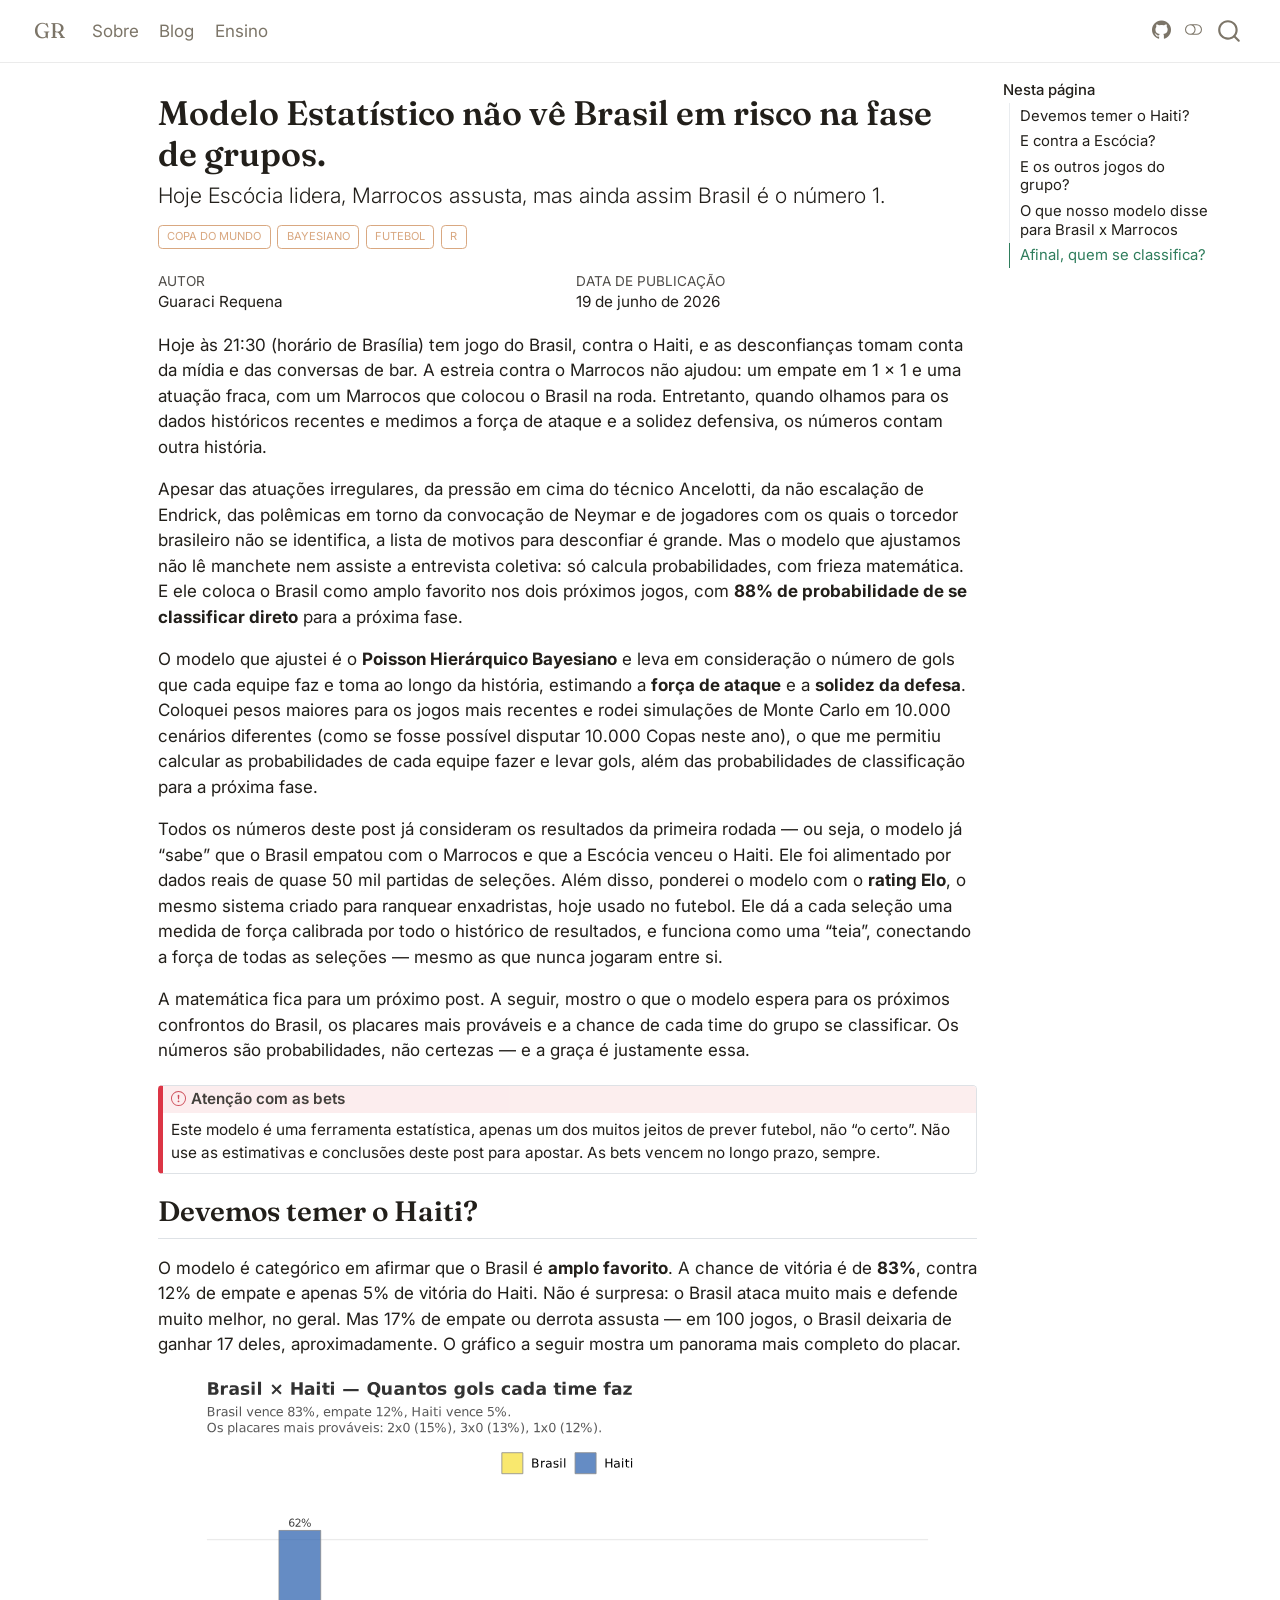
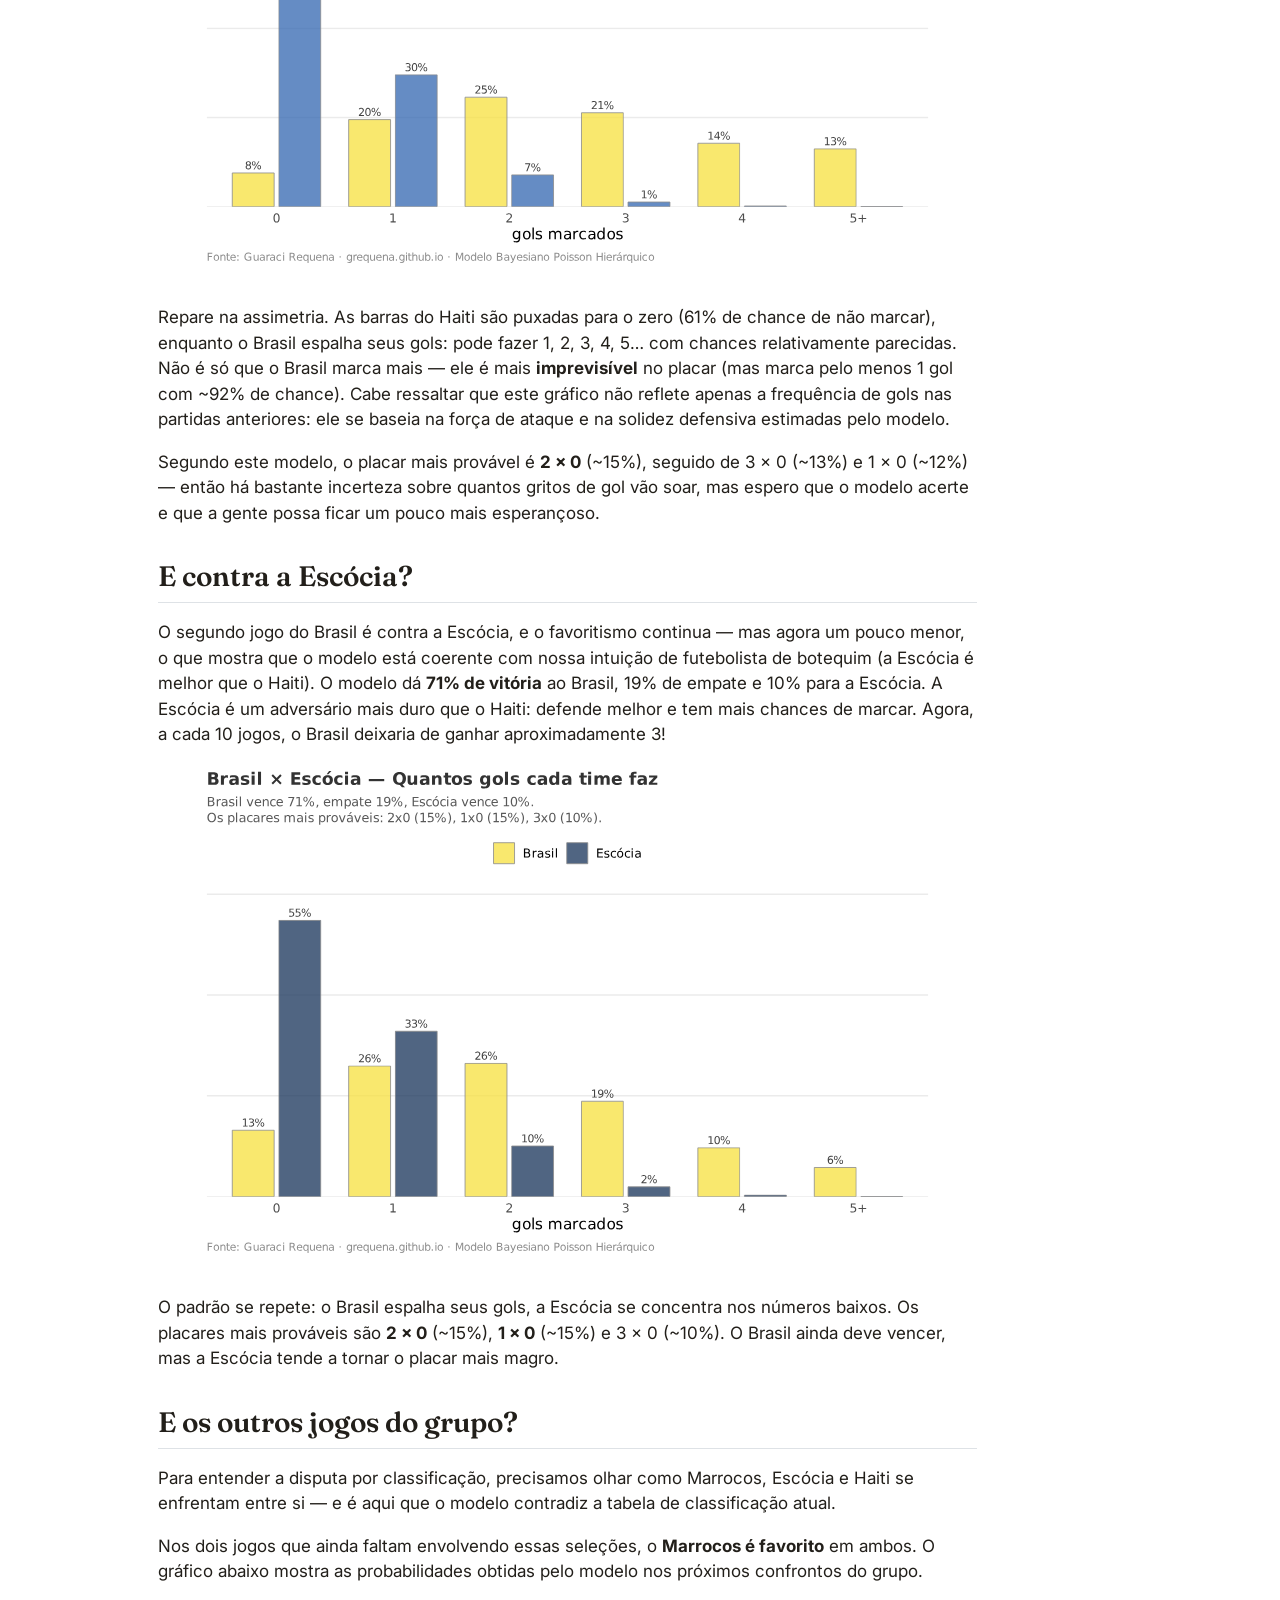
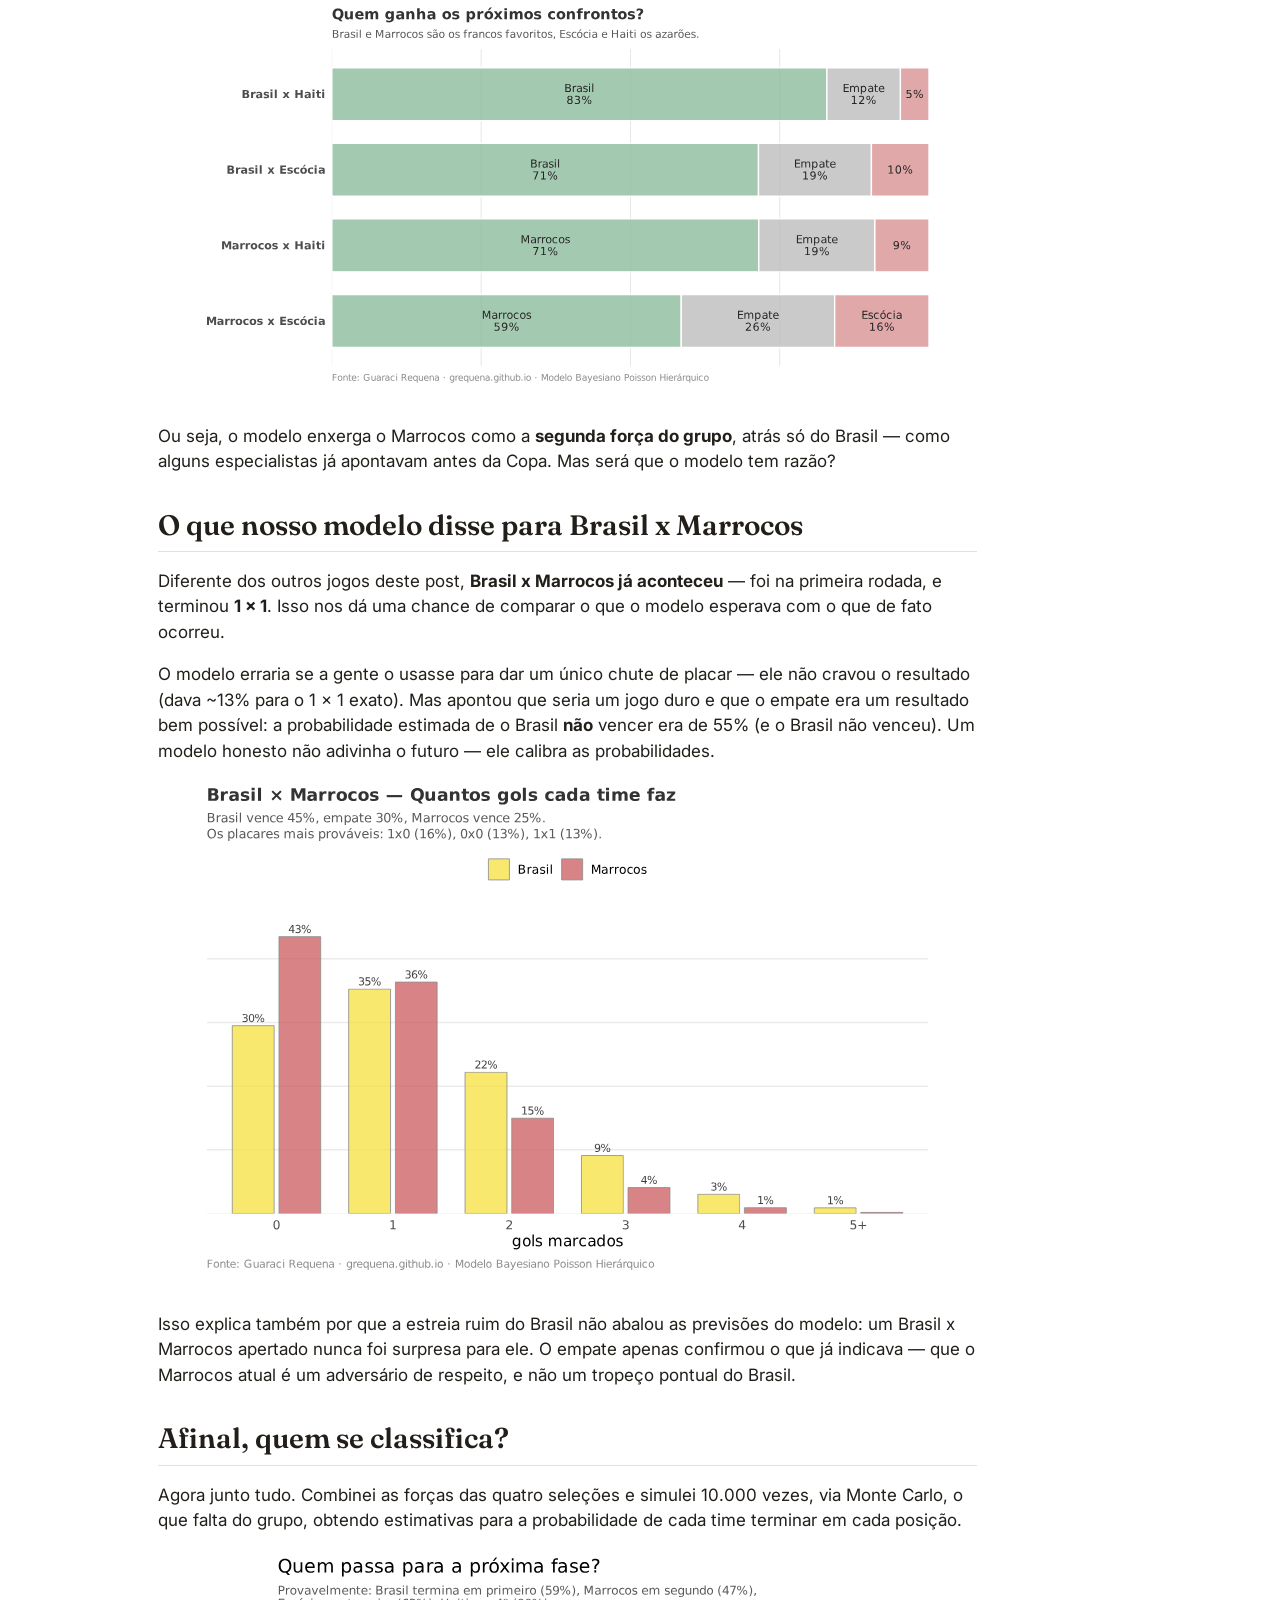
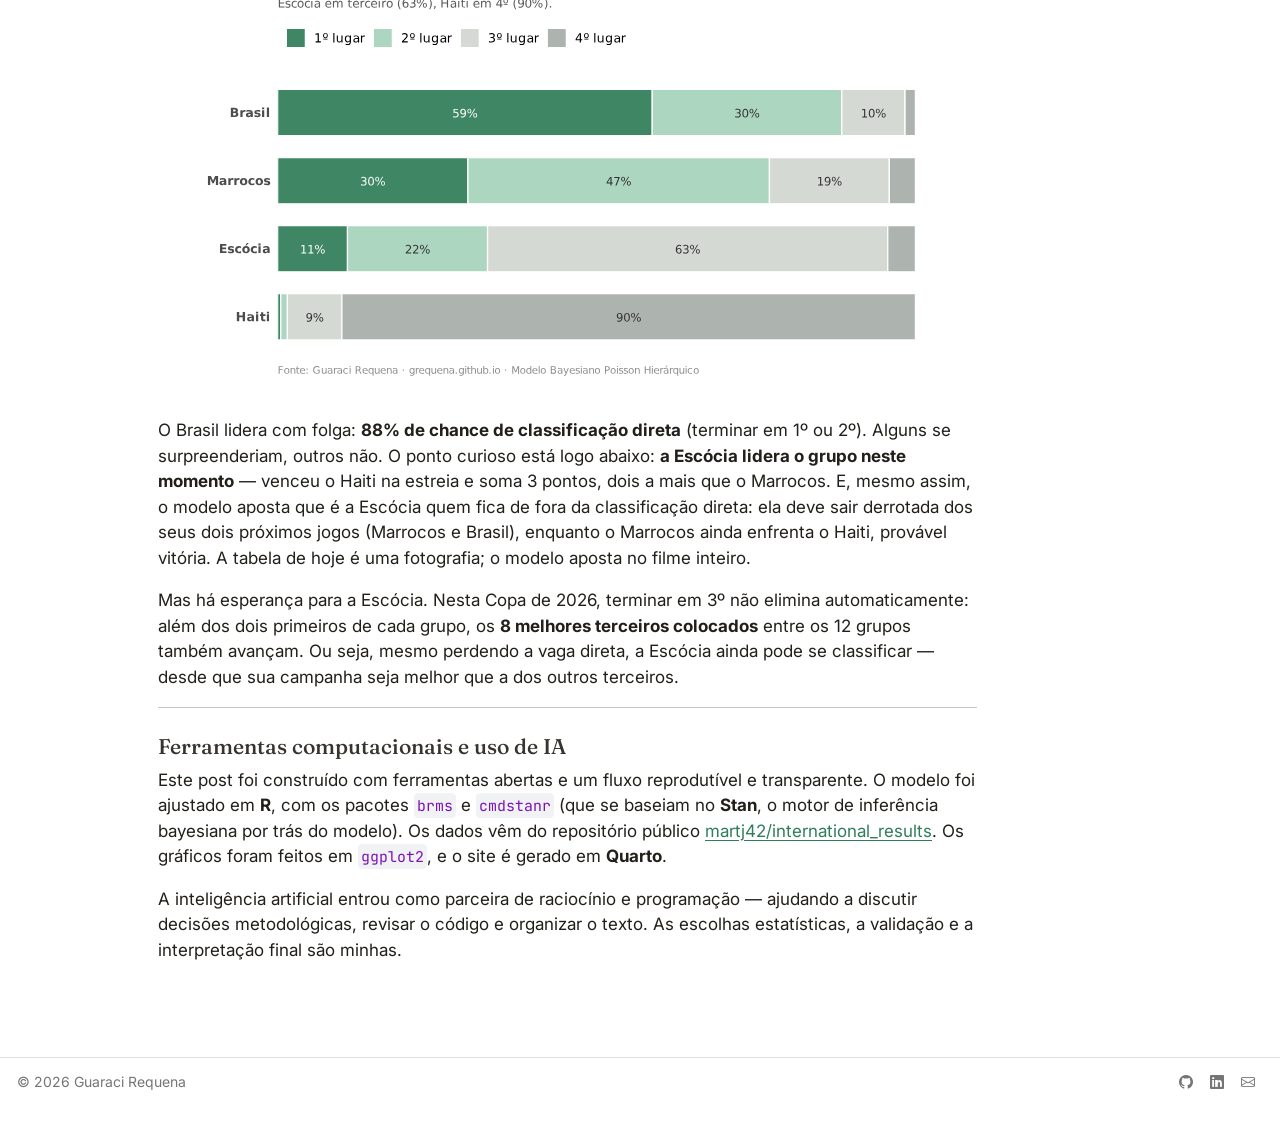
<file: posts/simulacao-copa-2026/index.html>
<!DOCTYPE html>
<html xmlns="http://www.w3.org/1999/xhtml" lang="pt" xml:lang="pt"><head>

<meta charset="utf-8">
<meta name="generator" content="quarto-1.8.24">

<meta name="viewport" content="width=device-width, initial-scale=1.0, user-scalable=yes">

<meta name="author" content="Guaraci Requena">

<title>Modelo Estatístico não vê Brasil em risco na fase de grupos. – Guaraci Requena</title>
<style>
code{white-space: pre-wrap;}
span.smallcaps{font-variant: small-caps;}
div.columns{display: flex; gap: min(4vw, 1.5em);}
div.column{flex: auto; overflow-x: auto;}
div.hanging-indent{margin-left: 1.5em; text-indent: -1.5em;}
ul.task-list{list-style: none;}
ul.task-list li input[type="checkbox"] {
  width: 0.8em;
  margin: 0 0.8em 0.2em -1em; /* quarto-specific, see https://github.com/quarto-dev/quarto-cli/issues/4556 */ 
  vertical-align: middle;
}
</style>


<script src="../../site_libs/quarto-nav/quarto-nav.js"></script>
<script src="../../site_libs/clipboard/clipboard.min.js"></script>
<script src="../../site_libs/quarto-search/autocomplete.umd.js"></script>
<script src="../../site_libs/quarto-search/fuse.min.js"></script>
<script src="../../site_libs/quarto-search/quarto-search.js"></script>
<meta name="quarto:offset" content="../../">
<script src="../../site_libs/quarto-html/quarto.js" type="module"></script>
<script src="../../site_libs/quarto-html/tabsets/tabsets.js" type="module"></script>
<script src="../../site_libs/quarto-html/axe/axe-check.js" type="module"></script>
<script src="../../site_libs/quarto-html/popper.min.js"></script>
<script src="../../site_libs/quarto-html/tippy.umd.min.js"></script>
<script src="../../site_libs/quarto-html/anchor.min.js"></script>
<link href="../../site_libs/quarto-html/tippy.css" rel="stylesheet">
<link href="../../site_libs/quarto-html/quarto-syntax-highlighting-606df0fda6f9a2a6e2a52f6a2d371d92.css" rel="stylesheet" class="quarto-color-scheme" id="quarto-text-highlighting-styles">
<link href="../../site_libs/quarto-html/quarto-syntax-highlighting-dark-dcc19d6922fe808dfc1e5cf9b35d10d1.css" rel="stylesheet" class="quarto-color-scheme quarto-color-alternate" id="quarto-text-highlighting-styles">
<link href="../../site_libs/quarto-html/quarto-syntax-highlighting-606df0fda6f9a2a6e2a52f6a2d371d92.css" rel="stylesheet" class="quarto-color-scheme-extra" id="quarto-text-highlighting-styles">
<script src="../../site_libs/bootstrap/bootstrap.min.js"></script>
<link href="../../site_libs/bootstrap/bootstrap-icons.css" rel="stylesheet">
<link href="../../site_libs/bootstrap/bootstrap-9ddccfff8220d6a7e53ce772ec727ca2.min.css" rel="stylesheet" append-hash="true" class="quarto-color-scheme" id="quarto-bootstrap" data-mode="light">
<link href="../../site_libs/bootstrap/bootstrap-dark-139a86ea0da5fd96b9717f7e4d9f65dc.min.css" rel="stylesheet" append-hash="true" class="quarto-color-scheme quarto-color-alternate" id="quarto-bootstrap" data-mode="dark">
<link href="../../site_libs/bootstrap/bootstrap-9ddccfff8220d6a7e53ce772ec727ca2.min.css" rel="stylesheet" append-hash="true" class="quarto-color-scheme-extra" id="quarto-bootstrap" data-mode="light">
<script src="../../site_libs/quarto-contrib/glightbox/glightbox.min.js"></script>
<link href="../../site_libs/quarto-contrib/glightbox/glightbox.min.css" rel="stylesheet">
<link href="../../site_libs/quarto-contrib/glightbox/lightbox.css" rel="stylesheet">
<script id="quarto-search-options" type="application/json">{
  "location": "navbar",
  "copy-button": false,
  "collapse-after": 3,
  "panel-placement": "end",
  "type": "overlay",
  "limit": 50,
  "keyboard-shortcut": [
    "f",
    "/",
    "s"
  ],
  "show-item-context": false,
  "language": {
    "search-no-results-text": "Nenhum resultado",
    "search-matching-documents-text": "documentos correspondentes",
    "search-copy-link-title": "Copiar link para a busca",
    "search-hide-matches-text": "Esconder correspondências adicionais",
    "search-more-match-text": "mais correspondência neste documento",
    "search-more-matches-text": "mais correspondências neste documento",
    "search-clear-button-title": "Limpar",
    "search-text-placeholder": "",
    "search-detached-cancel-button-title": "Cancelar",
    "search-submit-button-title": "Enviar",
    "search-label": "Procurar"
  }
}</script>


</head>

<body class="nav-fixed quarto-light"><script id="quarto-html-before-body" type="application/javascript">
    const toggleBodyColorMode = (bsSheetEl) => {
      const mode = bsSheetEl.getAttribute("data-mode");
      const bodyEl = window.document.querySelector("body");
      if (mode === "dark") {
        bodyEl.classList.add("quarto-dark");
        bodyEl.classList.remove("quarto-light");
      } else {
        bodyEl.classList.add("quarto-light");
        bodyEl.classList.remove("quarto-dark");
      }
    }
    const toggleBodyColorPrimary = () => {
      const bsSheetEl = window.document.querySelector("link#quarto-bootstrap:not([rel=disabled-stylesheet])");
      if (bsSheetEl) {
        toggleBodyColorMode(bsSheetEl);
      }
    }
    const setColorSchemeToggle = (alternate) => {
      const toggles = window.document.querySelectorAll('.quarto-color-scheme-toggle');
      for (let i=0; i < toggles.length; i++) {
        const toggle = toggles[i];
        if (toggle) {
          if (alternate) {
            toggle.classList.add("alternate");
          } else {
            toggle.classList.remove("alternate");
          }
        }
      }
    };
    const toggleColorMode = (alternate) => {
      // Switch the stylesheets
      const primaryStylesheets = window.document.querySelectorAll('link.quarto-color-scheme:not(.quarto-color-alternate)');
      const alternateStylesheets = window.document.querySelectorAll('link.quarto-color-scheme.quarto-color-alternate');
      manageTransitions('#quarto-margin-sidebar .nav-link', false);
      if (alternate) {
        // note: dark is layered on light, we don't disable primary!
        enableStylesheet(alternateStylesheets);
        for (const sheetNode of alternateStylesheets) {
          if (sheetNode.id === "quarto-bootstrap") {
            toggleBodyColorMode(sheetNode);
          }
        }
      } else {
        disableStylesheet(alternateStylesheets);
        enableStylesheet(primaryStylesheets)
        toggleBodyColorPrimary();
      }
      manageTransitions('#quarto-margin-sidebar .nav-link', true);
      // Switch the toggles
      setColorSchemeToggle(alternate)
      // Hack to workaround the fact that safari doesn't
      // properly recolor the scrollbar when toggling (#1455)
      if (navigator.userAgent.indexOf('Safari') > 0 && navigator.userAgent.indexOf('Chrome') == -1) {
        manageTransitions("body", false);
        window.scrollTo(0, 1);
        setTimeout(() => {
          window.scrollTo(0, 0);
          manageTransitions("body", true);
        }, 40);
      }
    }
    const disableStylesheet = (stylesheets) => {
      for (let i=0; i < stylesheets.length; i++) {
        const stylesheet = stylesheets[i];
        stylesheet.rel = 'disabled-stylesheet';
      }
    }
    const enableStylesheet = (stylesheets) => {
      for (let i=0; i < stylesheets.length; i++) {
        const stylesheet = stylesheets[i];
        if(stylesheet.rel !== 'stylesheet') { // for Chrome, which will still FOUC without this check
          stylesheet.rel = 'stylesheet';
        }
      }
    }
    const manageTransitions = (selector, allowTransitions) => {
      const els = window.document.querySelectorAll(selector);
      for (let i=0; i < els.length; i++) {
        const el = els[i];
        if (allowTransitions) {
          el.classList.remove('notransition');
        } else {
          el.classList.add('notransition');
        }
      }
    }
    const isFileUrl = () => {
      return window.location.protocol === 'file:';
    }
    const hasAlternateSentinel = () => {
      let styleSentinel = getColorSchemeSentinel();
      if (styleSentinel !== null) {
        return styleSentinel === "alternate";
      } else {
        return false;
      }
    }
    const setStyleSentinel = (alternate) => {
      const value = alternate ? "alternate" : "default";
      if (!isFileUrl()) {
        window.localStorage.setItem("quarto-color-scheme", value);
      } else {
        localAlternateSentinel = value;
      }
    }
    const getColorSchemeSentinel = () => {
      if (!isFileUrl()) {
        const storageValue = window.localStorage.getItem("quarto-color-scheme");
        return storageValue != null ? storageValue : localAlternateSentinel;
      } else {
        return localAlternateSentinel;
      }
    }
    const toggleGiscusIfUsed = (isAlternate, darkModeDefault) => {
      const baseTheme = document.querySelector('#giscus-base-theme')?.value ?? 'light';
      const alternateTheme = document.querySelector('#giscus-alt-theme')?.value ?? 'dark';
      let newTheme = '';
      if(authorPrefersDark) {
        newTheme = isAlternate ? baseTheme : alternateTheme;
      } else {
        newTheme = isAlternate ? alternateTheme : baseTheme;
      }
      const changeGiscusTheme = () => {
        // From: https://github.com/giscus/giscus/issues/336
        const sendMessage = (message) => {
          const iframe = document.querySelector('iframe.giscus-frame');
          if (!iframe) return;
          iframe.contentWindow.postMessage({ giscus: message }, 'https://giscus.app');
        }
        sendMessage({
          setConfig: {
            theme: newTheme
          }
        });
      }
      const isGiscussLoaded = window.document.querySelector('iframe.giscus-frame') !== null;
      if (isGiscussLoaded) {
        changeGiscusTheme();
      }
    };
    const authorPrefersDark = false;
    const darkModeDefault = authorPrefersDark;
      document.querySelector('link#quarto-text-highlighting-styles.quarto-color-scheme-extra').rel = 'disabled-stylesheet';
      document.querySelector('link#quarto-bootstrap.quarto-color-scheme-extra').rel = 'disabled-stylesheet';
    let localAlternateSentinel = darkModeDefault ? 'alternate' : 'default';
    // Dark / light mode switch
    window.quartoToggleColorScheme = () => {
      // Read the current dark / light value
      let toAlternate = !hasAlternateSentinel();
      toggleColorMode(toAlternate);
      setStyleSentinel(toAlternate);
      toggleGiscusIfUsed(toAlternate, darkModeDefault);
      window.dispatchEvent(new Event('resize'));
    };
    // Switch to dark mode if need be
    if (hasAlternateSentinel()) {
      toggleColorMode(true);
    } else {
      toggleColorMode(false);
    }
  </script>

<div id="quarto-search-results"></div>
  <header id="quarto-header" class="headroom fixed-top">
    <nav class="navbar navbar-expand-lg " data-bs-theme="dark">
      <div class="navbar-container container-fluid">
      <div class="navbar-brand-container mx-auto">
    <a href="../../index.html" class="navbar-brand navbar-brand-logo">
    </a>
    <a class="navbar-brand" href="../../index.html">
    <span class="navbar-title">GR</span>
    </a>
  </div>
            <div id="quarto-search" class="" title="Procurar"></div>
          <button class="navbar-toggler" type="button" data-bs-toggle="collapse" data-bs-target="#navbarCollapse" aria-controls="navbarCollapse" role="menu" aria-expanded="false" aria-label="Alternar de navegação" onclick="if (window.quartoToggleHeadroom) { window.quartoToggleHeadroom(); }">
  <span class="navbar-toggler-icon"></span>
</button>
          <div class="collapse navbar-collapse" id="navbarCollapse">
            <ul class="navbar-nav navbar-nav-scroll me-auto">
  <li class="nav-item">
    <a class="nav-link" href="../../about.html"> 
<span class="menu-text">Sobre</span></a>
  </li>  
  <li class="nav-item">
    <a class="nav-link" href="../../blog.html"> 
<span class="menu-text">Blog</span></a>
  </li>  
  <li class="nav-item">
    <a class="nav-link" href="../../ensino.html"> 
<span class="menu-text">Ensino</span></a>
  </li>  
</ul>
            <ul class="navbar-nav navbar-nav-scroll ms-auto">
  <li class="nav-item compact">
    <a class="nav-link" href="https://github.com/grequena"> <i class="bi bi-github" role="img">
</i> 
<span class="menu-text"></span></a>
  </li>  
</ul>
          </div> <!-- /navcollapse -->
            <div class="quarto-navbar-tools">
  <a href="" class="quarto-color-scheme-toggle quarto-navigation-tool  px-1" onclick="window.quartoToggleColorScheme(); return false;" title="Alternar modo escuro"><i class="bi"></i></a>
</div>
      </div> <!-- /container-fluid -->
    </nav>
</header>
<!-- content -->
<div id="quarto-content" class="quarto-container page-columns page-rows-contents page-layout-article page-navbar">
<!-- sidebar -->
<!-- margin-sidebar -->
    <div id="quarto-margin-sidebar" class="sidebar margin-sidebar">
        <nav id="TOC" role="doc-toc" class="toc-active">
    <h2 id="toc-title">Nesta página</h2>
   
  <ul>
  <li><a href="#devemos-temer-o-haiti" id="toc-devemos-temer-o-haiti" class="nav-link active" data-scroll-target="#devemos-temer-o-haiti">Devemos temer o Haiti?</a></li>
  <li><a href="#e-contra-a-escócia" id="toc-e-contra-a-escócia" class="nav-link" data-scroll-target="#e-contra-a-escócia">E contra a Escócia?</a></li>
  <li><a href="#e-os-outros-jogos-do-grupo" id="toc-e-os-outros-jogos-do-grupo" class="nav-link" data-scroll-target="#e-os-outros-jogos-do-grupo">E os outros jogos do grupo?</a></li>
  <li><a href="#o-que-nosso-modelo-disse-para-brasil-x-marrocos" id="toc-o-que-nosso-modelo-disse-para-brasil-x-marrocos" class="nav-link" data-scroll-target="#o-que-nosso-modelo-disse-para-brasil-x-marrocos">O que nosso modelo disse para Brasil x Marrocos</a></li>
  <li><a href="#afinal-quem-se-classifica" id="toc-afinal-quem-se-classifica" class="nav-link" data-scroll-target="#afinal-quem-se-classifica">Afinal, quem se classifica?</a></li>
  </ul>
</nav>
    </div>
<!-- main -->
<main class="content" id="quarto-document-content">


<header id="title-block-header" class="quarto-title-block default">
<div class="quarto-title">
<h1 class="title">Modelo Estatístico não vê Brasil em risco na fase de grupos.</h1>
<p class="subtitle lead">Hoje Escócia lidera, Marrocos assusta, mas ainda assim Brasil é o número 1.</p>
  <div class="quarto-categories">
    <div class="quarto-category">copa do mundo</div>
    <div class="quarto-category">bayesiano</div>
    <div class="quarto-category">futebol</div>
    <div class="quarto-category">R</div>
  </div>
  </div>



<div class="quarto-title-meta">

    <div>
    <div class="quarto-title-meta-heading">Autor</div>
    <div class="quarto-title-meta-contents">
             <p>Guaraci Requena </p>
          </div>
  </div>
    
    <div>
    <div class="quarto-title-meta-heading">Data de Publicação</div>
    <div class="quarto-title-meta-contents">
      <p class="date">19 de junho de 2026</p>
    </div>
  </div>
  
    
  </div>
  


</header>


<p>Hoje às 21:30 (horário de Brasília) tem jogo do Brasil, contra o Haiti, e as desconfianças tomam conta da mídia e das conversas de bar. A estreia contra o Marrocos não ajudou: um empate em 1 x 1 e uma atuação fraca, com um Marrocos que colocou o Brasil na roda. Entretanto, quando olhamos para os dados históricos recentes e medimos a força de ataque e a solidez defensiva, os números contam outra história.</p>
<p>Apesar das atuações irregulares, da pressão em cima do técnico Ancelotti, da não escalação de Endrick, das polêmicas em torno da convocação de Neymar e de jogadores com os quais o torcedor brasileiro não se identifica, a lista de motivos para desconfiar é grande. Mas o modelo que ajustamos não lê manchete nem assiste a entrevista coletiva: só calcula probabilidades, com frieza matemática. E ele coloca o Brasil como amplo favorito nos dois próximos jogos, com <strong>88% de probabilidade de se classificar direto</strong> para a próxima fase.</p>
<p>O modelo que ajustei é o <strong>Poisson Hierárquico Bayesiano</strong> e leva em consideração o número de gols que cada equipe faz e toma ao longo da história, estimando a <strong>força de ataque</strong> e a <strong>solidez da defesa</strong>. Coloquei pesos maiores para os jogos mais recentes e rodei simulações de Monte Carlo em 10.000 cenários diferentes (como se fosse possível disputar 10.000 Copas neste ano), o que me permitiu calcular as probabilidades de cada equipe fazer e levar gols, além das probabilidades de classificação para a próxima fase.</p>
<p>Todos os números deste post já consideram os resultados da primeira rodada — ou seja, o modelo já “sabe” que o Brasil empatou com o Marrocos e que a Escócia venceu o Haiti. Ele foi alimentado por dados reais de quase 50 mil partidas de seleções. Além disso, ponderei o modelo com o <strong>rating Elo</strong>, o mesmo sistema criado para ranquear enxadristas, hoje usado no futebol. Ele dá a cada seleção uma medida de força calibrada por todo o histórico de resultados, e funciona como uma “teia”, conectando a força de todas as seleções — mesmo as que nunca jogaram entre si.</p>
<p>A matemática fica para um próximo post. A seguir, mostro o que o modelo espera para os próximos confrontos do Brasil, os placares mais prováveis e a chance de cada time do grupo se classificar. Os números são probabilidades, não certezas — e a graça é justamente essa.</p>
<div class="callout callout-style-default callout-important callout-titled">
<div class="callout-header d-flex align-content-center">
<div class="callout-icon-container">
<i class="callout-icon"></i>
</div>
<div class="callout-title-container flex-fill">
<span class="screen-reader-only">Importante</span>Atenção com as bets
</div>
</div>
<div class="callout-body-container callout-body">
<p>Este modelo é uma ferramenta estatística, apenas um dos muitos jeitos de prever futebol, não “o certo”. Não use as estimativas e conclusões deste post para apostar. As bets vencem no longo prazo, sempre.</p>
</div>
</div>
<section id="devemos-temer-o-haiti" class="level2">
<h2 class="anchored" data-anchor-id="devemos-temer-o-haiti">Devemos temer o Haiti?</h2>
<p>O modelo é categórico em afirmar que o Brasil é <strong>amplo favorito</strong>. A chance de vitória é de <strong>83%</strong>, contra 12% de empate e apenas 5% de vitória do Haiti. Não é surpresa: o Brasil ataca muito mais e defende muito melhor, no geral. Mas 17% de empate ou derrota assusta — em 100 jogos, o Brasil deixaria de ganhar 17 deles, aproximadamente. O gráfico a seguir mostra um panorama mais completo do placar.</p>
<div class="quarto-figure quarto-figure-center">
<figure class="figure">
<p><a href="images/post1_placar_agrupado_haiti.svg" class="lightbox" data-gallery="quarto-lightbox-gallery-1"><img src="images/post1_placar_agrupado_haiti.svg" class="img-fluid quarto-figure quarto-figure-center figure-img" style="width:90.0%"></a></p>
</figure>
</div>
<p>Repare na assimetria. As barras do Haiti são puxadas para o zero (61% de chance de não marcar), enquanto o Brasil espalha seus gols: pode fazer 1, 2, 3, 4, 5… com chances relativamente parecidas. Não é só que o Brasil marca mais — ele é mais <strong>imprevisível</strong> no placar (mas marca pelo menos 1 gol com ~92% de chance). Cabe ressaltar que este gráfico não reflete apenas a frequência de gols nas partidas anteriores: ele se baseia na força de ataque e na solidez defensiva estimadas pelo modelo.</p>
<p>Segundo este modelo, o placar mais provável é <strong>2 x 0</strong> (~15%), seguido de 3 x 0 (~13%) e 1 x 0 (~12%) — então há bastante incerteza sobre quantos gritos de gol vão soar, mas espero que o modelo acerte e que a gente possa ficar um pouco mais esperançoso.</p>
</section>
<section id="e-contra-a-escócia" class="level2">
<h2 class="anchored" data-anchor-id="e-contra-a-escócia">E contra a Escócia?</h2>
<p>O segundo jogo do Brasil é contra a Escócia, e o favoritismo continua — mas agora um pouco menor, o que mostra que o modelo está coerente com nossa intuição de futebolista de botequim (a Escócia é melhor que o Haiti). O modelo dá <strong>71% de vitória</strong> ao Brasil, 19% de empate e 10% para a Escócia. A Escócia é um adversário mais duro que o Haiti: defende melhor e tem mais chances de marcar. Agora, a cada 10 jogos, o Brasil deixaria de ganhar aproximadamente 3!</p>
<div class="quarto-figure quarto-figure-center">
<figure class="figure">
<p><a href="images/post1_placar_agrupado_scotland.svg" class="lightbox" data-gallery="quarto-lightbox-gallery-2"><img src="images/post1_placar_agrupado_scotland.svg" class="img-fluid quarto-figure quarto-figure-center figure-img" style="width:90.0%"></a></p>
</figure>
</div>
<p>O padrão se repete: o Brasil espalha seus gols, a Escócia se concentra nos números baixos. Os placares mais prováveis são <strong>2 x 0</strong> (~15%), <strong>1 x 0</strong> (~15%) e 3 x 0 (~10%). O Brasil ainda deve vencer, mas a Escócia tende a tornar o placar mais magro.</p>
</section>
<section id="e-os-outros-jogos-do-grupo" class="level2">
<h2 class="anchored" data-anchor-id="e-os-outros-jogos-do-grupo">E os outros jogos do grupo?</h2>
<p>Para entender a disputa por classificação, precisamos olhar como Marrocos, Escócia e Haiti se enfrentam entre si — e é aqui que o modelo contradiz a tabela de classificação atual.</p>
<p>Nos dois jogos que ainda faltam envolvendo essas seleções, o <strong>Marrocos é favorito</strong> em ambos. O gráfico abaixo mostra as probabilidades obtidas pelo modelo nos próximos confrontos do grupo.</p>
<div class="quarto-figure quarto-figure-center">
<figure class="figure">
<p><a href="images/post1_ved_confrontos.svg" class="lightbox" data-gallery="quarto-lightbox-gallery-3"><img src="images/post1_ved_confrontos.svg" class="img-fluid quarto-figure quarto-figure-center figure-img" style="width:90.0%"></a></p>
</figure>
</div>
<p>Ou seja, o modelo enxerga o Marrocos como a <strong>segunda força do grupo</strong>, atrás só do Brasil — como alguns especialistas já apontavam antes da Copa. Mas será que o modelo tem razão?</p>
</section>
<section id="o-que-nosso-modelo-disse-para-brasil-x-marrocos" class="level2">
<h2 class="anchored" data-anchor-id="o-que-nosso-modelo-disse-para-brasil-x-marrocos">O que nosso modelo disse para Brasil x Marrocos</h2>
<p>Diferente dos outros jogos deste post, <strong>Brasil x Marrocos já aconteceu</strong> — foi na primeira rodada, e terminou <strong>1 x 1</strong>. Isso nos dá uma chance de comparar o que o modelo esperava com o que de fato ocorreu.</p>
<p>O modelo erraria se a gente o usasse para dar um único chute de placar — ele não cravou o resultado (dava ~13% para o 1 x 1 exato). Mas apontou que seria um jogo duro e que o empate era um resultado bem possível: a probabilidade estimada de o Brasil <strong>não</strong> vencer era de 55% (e o Brasil não venceu). Um modelo honesto não adivinha o futuro — ele calibra as probabilidades.</p>
<div class="quarto-figure quarto-figure-center">
<figure class="figure">
<p><a href="images/post1_placar_agrupado_morocco.svg" class="lightbox" data-gallery="quarto-lightbox-gallery-4"><img src="images/post1_placar_agrupado_morocco.svg" class="img-fluid quarto-figure quarto-figure-center figure-img" style="width:90.0%"></a></p>
</figure>
</div>
<p>Isso explica também por que a estreia ruim do Brasil não abalou as previsões do modelo: um Brasil x Marrocos apertado nunca foi surpresa para ele. O empate apenas confirmou o que já indicava — que o Marrocos atual é um adversário de respeito, e não um tropeço pontual do Brasil.</p>
</section>
<section id="afinal-quem-se-classifica" class="level2">
<h2 class="anchored" data-anchor-id="afinal-quem-se-classifica">Afinal, quem se classifica?</h2>
<p>Agora junto tudo. Combinei as forças das quatro seleções e simulei 10.000 vezes, via Monte Carlo, o que falta do grupo, obtendo estimativas para a probabilidade de cada time terminar em cada posição.</p>
<div class="quarto-figure quarto-figure-center">
<figure class="figure">
<p><a href="images/post1_classificacao_barra.svg" class="lightbox" data-gallery="quarto-lightbox-gallery-5"><img src="images/post1_classificacao_barra.svg" class="img-fluid quarto-figure quarto-figure-center figure-img" style="width:90.0%"></a></p>
</figure>
</div>
<p>O Brasil lidera com folga: <strong>88% de chance de classificação direta</strong> (terminar em 1º ou 2º). Alguns se surpreenderiam, outros não. O ponto curioso está logo abaixo: <strong>a Escócia lidera o grupo neste momento</strong> — venceu o Haiti na estreia e soma 3 pontos, dois a mais que o Marrocos. E, mesmo assim, o modelo aposta que é a Escócia quem fica de fora da classificação direta: ela deve sair derrotada dos seus dois próximos jogos (Marrocos e Brasil), enquanto o Marrocos ainda enfrenta o Haiti, provável vitória. A tabela de hoje é uma fotografia; o modelo aposta no filme inteiro.</p>
<p>Mas há esperança para a Escócia. Nesta Copa de 2026, terminar em 3º não elimina automaticamente: além dos dois primeiros de cada grupo, os <strong>8 melhores terceiros colocados</strong> entre os 12 grupos também avançam. Ou seja, mesmo perdendo a vaga direta, a Escócia ainda pode se classificar — desde que sua campanha seja melhor que a dos outros terceiros.</p>
<hr>
<section id="ferramentas-computacionais-e-uso-de-ia" class="level4">
<h4 class="anchored" data-anchor-id="ferramentas-computacionais-e-uso-de-ia">Ferramentas computacionais e uso de IA</h4>
<p>Este post foi construído com ferramentas abertas e um fluxo reprodutível e transparente. O modelo foi ajustado em <strong>R</strong>, com os pacotes <code>brms</code> e <code>cmdstanr</code> (que se baseiam no <strong>Stan</strong>, o motor de inferência bayesiana por trás do modelo). Os dados vêm do repositório público <a href="https://github.com/martj42/international_results">martj42/international_results</a>. Os gráficos foram feitos em <code>ggplot2</code>, e o site é gerado em <strong>Quarto</strong>.</p>
<p>A inteligência artificial entrou como parceira de raciocínio e programação — ajudando a discutir decisões metodológicas, revisar o código e organizar o texto. As escolhas estatísticas, a validação e a interpretação final são minhas.</p>


</section>
</section>

</main> <!-- /main -->
<script id="quarto-html-after-body" type="application/javascript">
  window.document.addEventListener("DOMContentLoaded", function (event) {
    // Ensure there is a toggle, if there isn't float one in the top right
    if (window.document.querySelector('.quarto-color-scheme-toggle') === null) {
      const a = window.document.createElement('a');
      a.classList.add('top-right');
      a.classList.add('quarto-color-scheme-toggle');
      a.href = "";
      a.onclick = function() { try { window.quartoToggleColorScheme(); } catch {} return false; };
      const i = window.document.createElement("i");
      i.classList.add('bi');
      a.appendChild(i);
      window.document.body.appendChild(a);
    }
    setColorSchemeToggle(hasAlternateSentinel())
    const icon = "";
    const anchorJS = new window.AnchorJS();
    anchorJS.options = {
      placement: 'right',
      icon: icon
    };
    anchorJS.add('.anchored');
    const isCodeAnnotation = (el) => {
      for (const clz of el.classList) {
        if (clz.startsWith('code-annotation-')) {                     
          return true;
        }
      }
      return false;
    }
    const onCopySuccess = function(e) {
      // button target
      const button = e.trigger;
      // don't keep focus
      button.blur();
      // flash "checked"
      button.classList.add('code-copy-button-checked');
      var currentTitle = button.getAttribute("title");
      button.setAttribute("title", "Copiada");
      let tooltip;
      if (window.bootstrap) {
        button.setAttribute("data-bs-toggle", "tooltip");
        button.setAttribute("data-bs-placement", "left");
        button.setAttribute("data-bs-title", "Copiada");
        tooltip = new bootstrap.Tooltip(button, 
          { trigger: "manual", 
            customClass: "code-copy-button-tooltip",
            offset: [0, -8]});
        tooltip.show();    
      }
      setTimeout(function() {
        if (tooltip) {
          tooltip.hide();
          button.removeAttribute("data-bs-title");
          button.removeAttribute("data-bs-toggle");
          button.removeAttribute("data-bs-placement");
        }
        button.setAttribute("title", currentTitle);
        button.classList.remove('code-copy-button-checked');
      }, 1000);
      // clear code selection
      e.clearSelection();
    }
    const getTextToCopy = function(trigger) {
      const outerScaffold = trigger.parentElement.cloneNode(true);
      const codeEl = outerScaffold.querySelector('code');
      for (const childEl of codeEl.children) {
        if (isCodeAnnotation(childEl)) {
          childEl.remove();
        }
      }
      return codeEl.innerText;
    }
    const clipboard = new window.ClipboardJS('.code-copy-button:not([data-in-quarto-modal])', {
      text: getTextToCopy
    });
    clipboard.on('success', onCopySuccess);
    if (window.document.getElementById('quarto-embedded-source-code-modal')) {
      const clipboardModal = new window.ClipboardJS('.code-copy-button[data-in-quarto-modal]', {
        text: getTextToCopy,
        container: window.document.getElementById('quarto-embedded-source-code-modal')
      });
      clipboardModal.on('success', onCopySuccess);
    }
      var localhostRegex = new RegExp(/^(?:http|https):\/\/localhost\:?[0-9]*\//);
      var mailtoRegex = new RegExp(/^mailto:/);
        var filterRegex = new RegExp("https:\/\/grequena\.github\.io");
      var isInternal = (href) => {
          return filterRegex.test(href) || localhostRegex.test(href) || mailtoRegex.test(href);
      }
      // Inspect non-navigation links and adorn them if external
     var links = window.document.querySelectorAll('a[href]:not(.nav-link):not(.navbar-brand):not(.toc-action):not(.sidebar-link):not(.sidebar-item-toggle):not(.pagination-link):not(.no-external):not([aria-hidden]):not(.dropdown-item):not(.quarto-navigation-tool):not(.about-link)');
      for (var i=0; i<links.length; i++) {
        const link = links[i];
        if (!isInternal(link.href)) {
          // undo the damage that might have been done by quarto-nav.js in the case of
          // links that we want to consider external
          if (link.dataset.originalHref !== undefined) {
            link.href = link.dataset.originalHref;
          }
        }
      }
    function tippyHover(el, contentFn, onTriggerFn, onUntriggerFn) {
      const config = {
        allowHTML: true,
        maxWidth: 500,
        delay: 100,
        arrow: false,
        appendTo: function(el) {
            return el.parentElement;
        },
        interactive: true,
        interactiveBorder: 10,
        theme: 'quarto',
        placement: 'bottom-start',
      };
      if (contentFn) {
        config.content = contentFn;
      }
      if (onTriggerFn) {
        config.onTrigger = onTriggerFn;
      }
      if (onUntriggerFn) {
        config.onUntrigger = onUntriggerFn;
      }
      window.tippy(el, config); 
    }
    const noterefs = window.document.querySelectorAll('a[role="doc-noteref"]');
    for (var i=0; i<noterefs.length; i++) {
      const ref = noterefs[i];
      tippyHover(ref, function() {
        // use id or data attribute instead here
        let href = ref.getAttribute('data-footnote-href') || ref.getAttribute('href');
        try { href = new URL(href).hash; } catch {}
        const id = href.replace(/^#\/?/, "");
        const note = window.document.getElementById(id);
        if (note) {
          return note.innerHTML;
        } else {
          return "";
        }
      });
    }
    const xrefs = window.document.querySelectorAll('a.quarto-xref');
    const processXRef = (id, note) => {
      // Strip column container classes
      const stripColumnClz = (el) => {
        el.classList.remove("page-full", "page-columns");
        if (el.children) {
          for (const child of el.children) {
            stripColumnClz(child);
          }
        }
      }
      stripColumnClz(note)
      if (id === null || id.startsWith('sec-')) {
        // Special case sections, only their first couple elements
        const container = document.createElement("div");
        if (note.children && note.children.length > 2) {
          container.appendChild(note.children[0].cloneNode(true));
          for (let i = 1; i < note.children.length; i++) {
            const child = note.children[i];
            if (child.tagName === "P" && child.innerText === "") {
              continue;
            } else {
              container.appendChild(child.cloneNode(true));
              break;
            }
          }
          if (window.Quarto?.typesetMath) {
            window.Quarto.typesetMath(container);
          }
          return container.innerHTML
        } else {
          if (window.Quarto?.typesetMath) {
            window.Quarto.typesetMath(note);
          }
          return note.innerHTML;
        }
      } else {
        // Remove any anchor links if they are present
        const anchorLink = note.querySelector('a.anchorjs-link');
        if (anchorLink) {
          anchorLink.remove();
        }
        if (window.Quarto?.typesetMath) {
          window.Quarto.typesetMath(note);
        }
        if (note.classList.contains("callout")) {
          return note.outerHTML;
        } else {
          return note.innerHTML;
        }
      }
    }
    for (var i=0; i<xrefs.length; i++) {
      const xref = xrefs[i];
      tippyHover(xref, undefined, function(instance) {
        instance.disable();
        let url = xref.getAttribute('href');
        let hash = undefined; 
        if (url.startsWith('#')) {
          hash = url;
        } else {
          try { hash = new URL(url).hash; } catch {}
        }
        if (hash) {
          const id = hash.replace(/^#\/?/, "");
          const note = window.document.getElementById(id);
          if (note !== null) {
            try {
              const html = processXRef(id, note.cloneNode(true));
              instance.setContent(html);
            } finally {
              instance.enable();
              instance.show();
            }
          } else {
            // See if we can fetch this
            fetch(url.split('#')[0])
            .then(res => res.text())
            .then(html => {
              const parser = new DOMParser();
              const htmlDoc = parser.parseFromString(html, "text/html");
              const note = htmlDoc.getElementById(id);
              if (note !== null) {
                const html = processXRef(id, note);
                instance.setContent(html);
              } 
            }).finally(() => {
              instance.enable();
              instance.show();
            });
          }
        } else {
          // See if we can fetch a full url (with no hash to target)
          // This is a special case and we should probably do some content thinning / targeting
          fetch(url)
          .then(res => res.text())
          .then(html => {
            const parser = new DOMParser();
            const htmlDoc = parser.parseFromString(html, "text/html");
            const note = htmlDoc.querySelector('main.content');
            if (note !== null) {
              // This should only happen for chapter cross references
              // (since there is no id in the URL)
              // remove the first header
              if (note.children.length > 0 && note.children[0].tagName === "HEADER") {
                note.children[0].remove();
              }
              const html = processXRef(null, note);
              instance.setContent(html);
            } 
          }).finally(() => {
            instance.enable();
            instance.show();
          });
        }
      }, function(instance) {
      });
    }
        let selectedAnnoteEl;
        const selectorForAnnotation = ( cell, annotation) => {
          let cellAttr = 'data-code-cell="' + cell + '"';
          let lineAttr = 'data-code-annotation="' +  annotation + '"';
          const selector = 'span[' + cellAttr + '][' + lineAttr + ']';
          return selector;
        }
        const selectCodeLines = (annoteEl) => {
          const doc = window.document;
          const targetCell = annoteEl.getAttribute("data-target-cell");
          const targetAnnotation = annoteEl.getAttribute("data-target-annotation");
          const annoteSpan = window.document.querySelector(selectorForAnnotation(targetCell, targetAnnotation));
          const lines = annoteSpan.getAttribute("data-code-lines").split(",");
          const lineIds = lines.map((line) => {
            return targetCell + "-" + line;
          })
          let top = null;
          let height = null;
          let parent = null;
          if (lineIds.length > 0) {
              //compute the position of the single el (top and bottom and make a div)
              const el = window.document.getElementById(lineIds[0]);
              top = el.offsetTop;
              height = el.offsetHeight;
              parent = el.parentElement.parentElement;
            if (lineIds.length > 1) {
              const lastEl = window.document.getElementById(lineIds[lineIds.length - 1]);
              const bottom = lastEl.offsetTop + lastEl.offsetHeight;
              height = bottom - top;
            }
            if (top !== null && height !== null && parent !== null) {
              // cook up a div (if necessary) and position it 
              let div = window.document.getElementById("code-annotation-line-highlight");
              if (div === null) {
                div = window.document.createElement("div");
                div.setAttribute("id", "code-annotation-line-highlight");
                div.style.position = 'absolute';
                parent.appendChild(div);
              }
              div.style.top = top - 2 + "px";
              div.style.height = height + 4 + "px";
              div.style.left = 0;
              let gutterDiv = window.document.getElementById("code-annotation-line-highlight-gutter");
              if (gutterDiv === null) {
                gutterDiv = window.document.createElement("div");
                gutterDiv.setAttribute("id", "code-annotation-line-highlight-gutter");
                gutterDiv.style.position = 'absolute';
                const codeCell = window.document.getElementById(targetCell);
                const gutter = codeCell.querySelector('.code-annotation-gutter');
                gutter.appendChild(gutterDiv);
              }
              gutterDiv.style.top = top - 2 + "px";
              gutterDiv.style.height = height + 4 + "px";
            }
            selectedAnnoteEl = annoteEl;
          }
        };
        const unselectCodeLines = () => {
          const elementsIds = ["code-annotation-line-highlight", "code-annotation-line-highlight-gutter"];
          elementsIds.forEach((elId) => {
            const div = window.document.getElementById(elId);
            if (div) {
              div.remove();
            }
          });
          selectedAnnoteEl = undefined;
        };
          // Handle positioning of the toggle
      window.addEventListener(
        "resize",
        throttle(() => {
          elRect = undefined;
          if (selectedAnnoteEl) {
            selectCodeLines(selectedAnnoteEl);
          }
        }, 10)
      );
      function throttle(fn, ms) {
      let throttle = false;
      let timer;
        return (...args) => {
          if(!throttle) { // first call gets through
              fn.apply(this, args);
              throttle = true;
          } else { // all the others get throttled
              if(timer) clearTimeout(timer); // cancel #2
              timer = setTimeout(() => {
                fn.apply(this, args);
                timer = throttle = false;
              }, ms);
          }
        };
      }
        // Attach click handler to the DT
        const annoteDls = window.document.querySelectorAll('dt[data-target-cell]');
        for (const annoteDlNode of annoteDls) {
          annoteDlNode.addEventListener('click', (event) => {
            const clickedEl = event.target;
            if (clickedEl !== selectedAnnoteEl) {
              unselectCodeLines();
              const activeEl = window.document.querySelector('dt[data-target-cell].code-annotation-active');
              if (activeEl) {
                activeEl.classList.remove('code-annotation-active');
              }
              selectCodeLines(clickedEl);
              clickedEl.classList.add('code-annotation-active');
            } else {
              // Unselect the line
              unselectCodeLines();
              clickedEl.classList.remove('code-annotation-active');
            }
          });
        }
    const findCites = (el) => {
      const parentEl = el.parentElement;
      if (parentEl) {
        const cites = parentEl.dataset.cites;
        if (cites) {
          return {
            el,
            cites: cites.split(' ')
          };
        } else {
          return findCites(el.parentElement)
        }
      } else {
        return undefined;
      }
    };
    var bibliorefs = window.document.querySelectorAll('a[role="doc-biblioref"]');
    for (var i=0; i<bibliorefs.length; i++) {
      const ref = bibliorefs[i];
      const citeInfo = findCites(ref);
      if (citeInfo) {
        tippyHover(citeInfo.el, function() {
          var popup = window.document.createElement('div');
          citeInfo.cites.forEach(function(cite) {
            var citeDiv = window.document.createElement('div');
            citeDiv.classList.add('hanging-indent');
            citeDiv.classList.add('csl-entry');
            var biblioDiv = window.document.getElementById('ref-' + cite);
            if (biblioDiv) {
              citeDiv.innerHTML = biblioDiv.innerHTML;
            }
            popup.appendChild(citeDiv);
          });
          return popup.innerHTML;
        });
      }
    }
  });
  </script>
</div> <!-- /content -->
<footer class="footer">
  <div class="nav-footer">
    <div class="nav-footer-left">
<p>© 2026 Guaraci Requena</p>
</div>   
    <div class="nav-footer-center">
      &nbsp;
    </div>
    <div class="nav-footer-right">
      <ul class="footer-items list-unstyled">
    <li class="nav-item compact">
    <a class="nav-link" href="https://github.com/grequena">
      <i class="bi bi-github" role="img" aria-label="GitHub">
</i> 
    </a>
  </li>  
    <li class="nav-item compact">
    <a class="nav-link" href="https://www.linkedin.com/in/guaracirequena/">
      <i class="bi bi-linkedin" role="img" aria-label="LinkedIn">
</i> 
    </a>
  </li>  
    <li class="nav-item compact">
    <a class="nav-link" href="mailto:requena@ufv.br">
      <i class="bi bi-envelope" role="img" aria-label="E-mail">
</i> 
    </a>
  </li>  
</ul>
    </div>
  </div>
</footer>
<script>var lightboxQuarto = GLightbox({"closeEffect":"zoom","descPosition":"bottom","loop":false,"openEffect":"zoom","selector":".lightbox"});
(function() {
  let previousOnload = window.onload;
  window.onload = () => {
    if (previousOnload) {
      previousOnload();
    }
    lightboxQuarto.on('slide_before_load', (data) => {
      const { slideIndex, slideNode, slideConfig, player, trigger } = data;
      const href = trigger.getAttribute('href');
      if (href !== null) {
        const imgEl = window.document.querySelector(`a[href="${href}"] img`);
        if (imgEl !== null) {
          const srcAttr = imgEl.getAttribute("src");
          if (srcAttr && srcAttr.startsWith("data:")) {
            slideConfig.href = srcAttr;
          }
        }
      } 
    });
  
    lightboxQuarto.on('slide_after_load', (data) => {
      const { slideIndex, slideNode, slideConfig, player, trigger } = data;
      if (window.Quarto?.typesetMath) {
        window.Quarto.typesetMath(slideNode);
      }
    });
  
  };
  
})();
          </script>




</body></html>
</file>
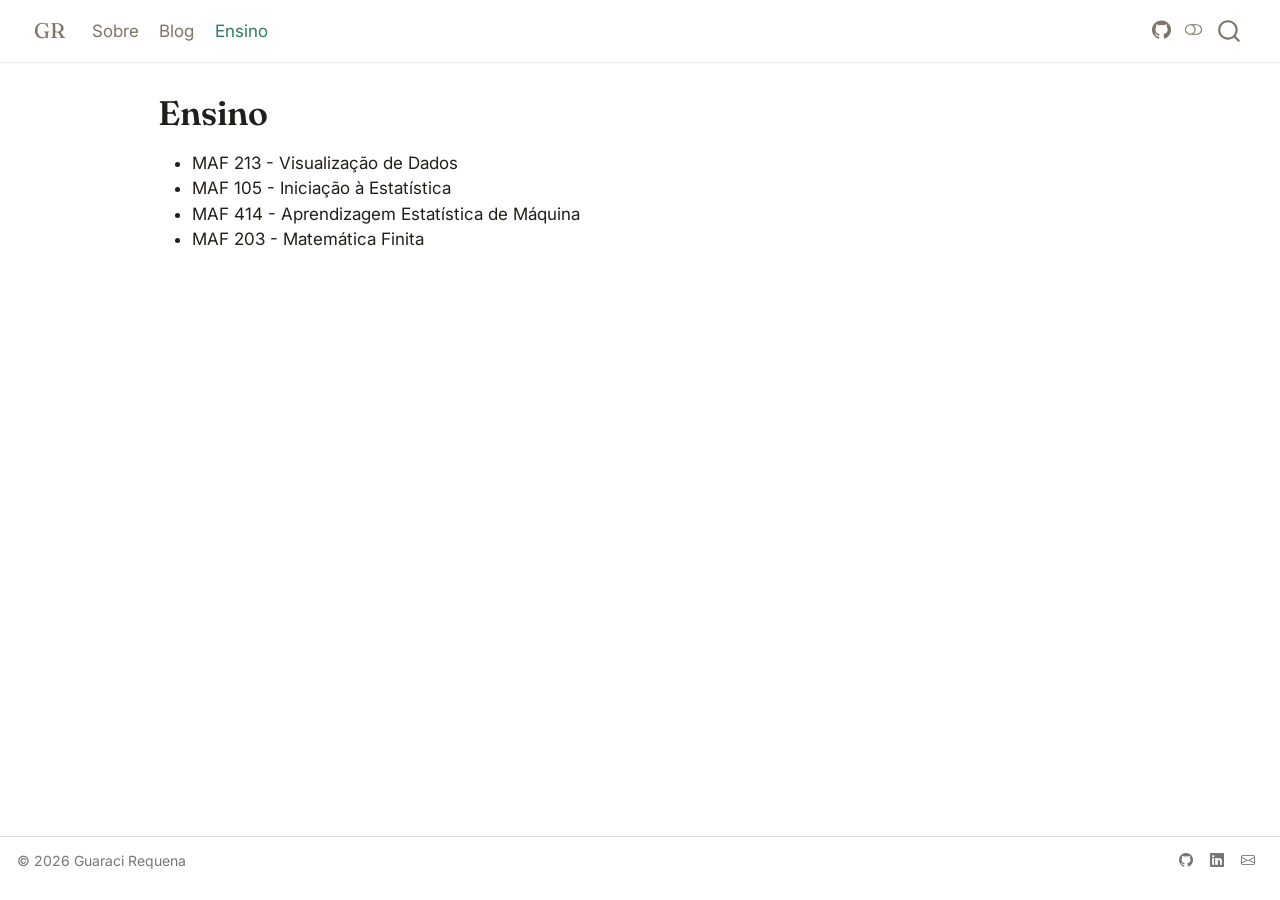
<file: ensino.html>
<!DOCTYPE html>
<html xmlns="http://www.w3.org/1999/xhtml" lang="pt" xml:lang="pt"><head>

<meta charset="utf-8">
<meta name="generator" content="quarto-1.8.24">

<meta name="viewport" content="width=device-width, initial-scale=1.0, user-scalable=yes">


<title>Ensino – Guaraci Requena</title>
<style>
code{white-space: pre-wrap;}
span.smallcaps{font-variant: small-caps;}
div.columns{display: flex; gap: min(4vw, 1.5em);}
div.column{flex: auto; overflow-x: auto;}
div.hanging-indent{margin-left: 1.5em; text-indent: -1.5em;}
ul.task-list{list-style: none;}
ul.task-list li input[type="checkbox"] {
  width: 0.8em;
  margin: 0 0.8em 0.2em -1em; /* quarto-specific, see https://github.com/quarto-dev/quarto-cli/issues/4556 */ 
  vertical-align: middle;
}
</style>


<script src="site_libs/quarto-nav/quarto-nav.js"></script>
<script src="site_libs/clipboard/clipboard.min.js"></script>
<script src="site_libs/quarto-search/autocomplete.umd.js"></script>
<script src="site_libs/quarto-search/fuse.min.js"></script>
<script src="site_libs/quarto-search/quarto-search.js"></script>
<meta name="quarto:offset" content="./">
<script src="site_libs/quarto-html/quarto.js" type="module"></script>
<script src="site_libs/quarto-html/tabsets/tabsets.js" type="module"></script>
<script src="site_libs/quarto-html/axe/axe-check.js" type="module"></script>
<script src="site_libs/quarto-html/popper.min.js"></script>
<script src="site_libs/quarto-html/tippy.umd.min.js"></script>
<script src="site_libs/quarto-html/anchor.min.js"></script>
<link href="site_libs/quarto-html/tippy.css" rel="stylesheet">
<link href="site_libs/quarto-html/quarto-syntax-highlighting-606df0fda6f9a2a6e2a52f6a2d371d92.css" rel="stylesheet" class="quarto-color-scheme" id="quarto-text-highlighting-styles">
<link href="site_libs/quarto-html/quarto-syntax-highlighting-dark-dcc19d6922fe808dfc1e5cf9b35d10d1.css" rel="stylesheet" class="quarto-color-scheme quarto-color-alternate" id="quarto-text-highlighting-styles">
<link href="site_libs/quarto-html/quarto-syntax-highlighting-606df0fda6f9a2a6e2a52f6a2d371d92.css" rel="stylesheet" class="quarto-color-scheme-extra" id="quarto-text-highlighting-styles">
<script src="site_libs/bootstrap/bootstrap.min.js"></script>
<link href="site_libs/bootstrap/bootstrap-icons.css" rel="stylesheet">
<link href="site_libs/bootstrap/bootstrap-9ddccfff8220d6a7e53ce772ec727ca2.min.css" rel="stylesheet" append-hash="true" class="quarto-color-scheme" id="quarto-bootstrap" data-mode="light">
<link href="site_libs/bootstrap/bootstrap-dark-139a86ea0da5fd96b9717f7e4d9f65dc.min.css" rel="stylesheet" append-hash="true" class="quarto-color-scheme quarto-color-alternate" id="quarto-bootstrap" data-mode="dark">
<link href="site_libs/bootstrap/bootstrap-9ddccfff8220d6a7e53ce772ec727ca2.min.css" rel="stylesheet" append-hash="true" class="quarto-color-scheme-extra" id="quarto-bootstrap" data-mode="light">
<script id="quarto-search-options" type="application/json">{
  "location": "navbar",
  "copy-button": false,
  "collapse-after": 3,
  "panel-placement": "end",
  "type": "overlay",
  "limit": 50,
  "keyboard-shortcut": [
    "f",
    "/",
    "s"
  ],
  "show-item-context": false,
  "language": {
    "search-no-results-text": "Nenhum resultado",
    "search-matching-documents-text": "documentos correspondentes",
    "search-copy-link-title": "Copiar link para a busca",
    "search-hide-matches-text": "Esconder correspondências adicionais",
    "search-more-match-text": "mais correspondência neste documento",
    "search-more-matches-text": "mais correspondências neste documento",
    "search-clear-button-title": "Limpar",
    "search-text-placeholder": "",
    "search-detached-cancel-button-title": "Cancelar",
    "search-submit-button-title": "Enviar",
    "search-label": "Procurar"
  }
}</script>


</head>

<body class="nav-fixed quarto-light"><script id="quarto-html-before-body" type="application/javascript">
    const toggleBodyColorMode = (bsSheetEl) => {
      const mode = bsSheetEl.getAttribute("data-mode");
      const bodyEl = window.document.querySelector("body");
      if (mode === "dark") {
        bodyEl.classList.add("quarto-dark");
        bodyEl.classList.remove("quarto-light");
      } else {
        bodyEl.classList.add("quarto-light");
        bodyEl.classList.remove("quarto-dark");
      }
    }
    const toggleBodyColorPrimary = () => {
      const bsSheetEl = window.document.querySelector("link#quarto-bootstrap:not([rel=disabled-stylesheet])");
      if (bsSheetEl) {
        toggleBodyColorMode(bsSheetEl);
      }
    }
    const setColorSchemeToggle = (alternate) => {
      const toggles = window.document.querySelectorAll('.quarto-color-scheme-toggle');
      for (let i=0; i < toggles.length; i++) {
        const toggle = toggles[i];
        if (toggle) {
          if (alternate) {
            toggle.classList.add("alternate");
          } else {
            toggle.classList.remove("alternate");
          }
        }
      }
    };
    const toggleColorMode = (alternate) => {
      // Switch the stylesheets
      const primaryStylesheets = window.document.querySelectorAll('link.quarto-color-scheme:not(.quarto-color-alternate)');
      const alternateStylesheets = window.document.querySelectorAll('link.quarto-color-scheme.quarto-color-alternate');
      manageTransitions('#quarto-margin-sidebar .nav-link', false);
      if (alternate) {
        // note: dark is layered on light, we don't disable primary!
        enableStylesheet(alternateStylesheets);
        for (const sheetNode of alternateStylesheets) {
          if (sheetNode.id === "quarto-bootstrap") {
            toggleBodyColorMode(sheetNode);
          }
        }
      } else {
        disableStylesheet(alternateStylesheets);
        enableStylesheet(primaryStylesheets)
        toggleBodyColorPrimary();
      }
      manageTransitions('#quarto-margin-sidebar .nav-link', true);
      // Switch the toggles
      setColorSchemeToggle(alternate)
      // Hack to workaround the fact that safari doesn't
      // properly recolor the scrollbar when toggling (#1455)
      if (navigator.userAgent.indexOf('Safari') > 0 && navigator.userAgent.indexOf('Chrome') == -1) {
        manageTransitions("body", false);
        window.scrollTo(0, 1);
        setTimeout(() => {
          window.scrollTo(0, 0);
          manageTransitions("body", true);
        }, 40);
      }
    }
    const disableStylesheet = (stylesheets) => {
      for (let i=0; i < stylesheets.length; i++) {
        const stylesheet = stylesheets[i];
        stylesheet.rel = 'disabled-stylesheet';
      }
    }
    const enableStylesheet = (stylesheets) => {
      for (let i=0; i < stylesheets.length; i++) {
        const stylesheet = stylesheets[i];
        if(stylesheet.rel !== 'stylesheet') { // for Chrome, which will still FOUC without this check
          stylesheet.rel = 'stylesheet';
        }
      }
    }
    const manageTransitions = (selector, allowTransitions) => {
      const els = window.document.querySelectorAll(selector);
      for (let i=0; i < els.length; i++) {
        const el = els[i];
        if (allowTransitions) {
          el.classList.remove('notransition');
        } else {
          el.classList.add('notransition');
        }
      }
    }
    const isFileUrl = () => {
      return window.location.protocol === 'file:';
    }
    const hasAlternateSentinel = () => {
      let styleSentinel = getColorSchemeSentinel();
      if (styleSentinel !== null) {
        return styleSentinel === "alternate";
      } else {
        return false;
      }
    }
    const setStyleSentinel = (alternate) => {
      const value = alternate ? "alternate" : "default";
      if (!isFileUrl()) {
        window.localStorage.setItem("quarto-color-scheme", value);
      } else {
        localAlternateSentinel = value;
      }
    }
    const getColorSchemeSentinel = () => {
      if (!isFileUrl()) {
        const storageValue = window.localStorage.getItem("quarto-color-scheme");
        return storageValue != null ? storageValue : localAlternateSentinel;
      } else {
        return localAlternateSentinel;
      }
    }
    const toggleGiscusIfUsed = (isAlternate, darkModeDefault) => {
      const baseTheme = document.querySelector('#giscus-base-theme')?.value ?? 'light';
      const alternateTheme = document.querySelector('#giscus-alt-theme')?.value ?? 'dark';
      let newTheme = '';
      if(authorPrefersDark) {
        newTheme = isAlternate ? baseTheme : alternateTheme;
      } else {
        newTheme = isAlternate ? alternateTheme : baseTheme;
      }
      const changeGiscusTheme = () => {
        // From: https://github.com/giscus/giscus/issues/336
        const sendMessage = (message) => {
          const iframe = document.querySelector('iframe.giscus-frame');
          if (!iframe) return;
          iframe.contentWindow.postMessage({ giscus: message }, 'https://giscus.app');
        }
        sendMessage({
          setConfig: {
            theme: newTheme
          }
        });
      }
      const isGiscussLoaded = window.document.querySelector('iframe.giscus-frame') !== null;
      if (isGiscussLoaded) {
        changeGiscusTheme();
      }
    };
    const authorPrefersDark = false;
    const darkModeDefault = authorPrefersDark;
      document.querySelector('link#quarto-text-highlighting-styles.quarto-color-scheme-extra').rel = 'disabled-stylesheet';
      document.querySelector('link#quarto-bootstrap.quarto-color-scheme-extra').rel = 'disabled-stylesheet';
    let localAlternateSentinel = darkModeDefault ? 'alternate' : 'default';
    // Dark / light mode switch
    window.quartoToggleColorScheme = () => {
      // Read the current dark / light value
      let toAlternate = !hasAlternateSentinel();
      toggleColorMode(toAlternate);
      setStyleSentinel(toAlternate);
      toggleGiscusIfUsed(toAlternate, darkModeDefault);
      window.dispatchEvent(new Event('resize'));
    };
    // Switch to dark mode if need be
    if (hasAlternateSentinel()) {
      toggleColorMode(true);
    } else {
      toggleColorMode(false);
    }
  </script>

<div id="quarto-search-results"></div>
  <header id="quarto-header" class="headroom fixed-top">
    <nav class="navbar navbar-expand-lg " data-bs-theme="dark">
      <div class="navbar-container container-fluid">
      <div class="navbar-brand-container mx-auto">
    <a href="./index.html" class="navbar-brand navbar-brand-logo">
    </a>
    <a class="navbar-brand" href="./index.html">
    <span class="navbar-title">GR</span>
    </a>
  </div>
            <div id="quarto-search" class="" title="Procurar"></div>
          <button class="navbar-toggler" type="button" data-bs-toggle="collapse" data-bs-target="#navbarCollapse" aria-controls="navbarCollapse" role="menu" aria-expanded="false" aria-label="Alternar de navegação" onclick="if (window.quartoToggleHeadroom) { window.quartoToggleHeadroom(); }">
  <span class="navbar-toggler-icon"></span>
</button>
          <div class="collapse navbar-collapse" id="navbarCollapse">
            <ul class="navbar-nav navbar-nav-scroll me-auto">
  <li class="nav-item">
    <a class="nav-link" href="./about.html"> 
<span class="menu-text">Sobre</span></a>
  </li>  
  <li class="nav-item">
    <a class="nav-link" href="./blog.html"> 
<span class="menu-text">Blog</span></a>
  </li>  
  <li class="nav-item">
    <a class="nav-link active" href="./ensino.html" aria-current="page"> 
<span class="menu-text">Ensino</span></a>
  </li>  
</ul>
            <ul class="navbar-nav navbar-nav-scroll ms-auto">
  <li class="nav-item compact">
    <a class="nav-link" href="https://github.com/grequena"> <i class="bi bi-github" role="img">
</i> 
<span class="menu-text"></span></a>
  </li>  
</ul>
          </div> <!-- /navcollapse -->
            <div class="quarto-navbar-tools">
  <a href="" class="quarto-color-scheme-toggle quarto-navigation-tool  px-1" onclick="window.quartoToggleColorScheme(); return false;" title="Alternar modo escuro"><i class="bi"></i></a>
</div>
      </div> <!-- /container-fluid -->
    </nav>
</header>
<!-- content -->
<div id="quarto-content" class="quarto-container page-columns page-rows-contents page-layout-article page-navbar">
<!-- sidebar -->
<!-- margin-sidebar -->
    <div id="quarto-margin-sidebar" class="sidebar margin-sidebar zindex-bottom">
        
    </div>
<!-- main -->
<main class="content" id="quarto-document-content">


<header id="title-block-header" class="quarto-title-block default">
<div class="quarto-title">
<h1 class="title">Ensino</h1>
</div>



<div class="quarto-title-meta">

    
  
    
  </div>
  


</header>


<ul>
<li>MAF 213 - Visualização de Dados</li>
<li>MAF 105 - Iniciação à Estatística</li>
<li>MAF 414 - Aprendizagem Estatística de Máquina</li>
<li>MAF 203 - Matemática Finita</li>
</ul>



</main> <!-- /main -->
<script id="quarto-html-after-body" type="application/javascript">
  window.document.addEventListener("DOMContentLoaded", function (event) {
    // Ensure there is a toggle, if there isn't float one in the top right
    if (window.document.querySelector('.quarto-color-scheme-toggle') === null) {
      const a = window.document.createElement('a');
      a.classList.add('top-right');
      a.classList.add('quarto-color-scheme-toggle');
      a.href = "";
      a.onclick = function() { try { window.quartoToggleColorScheme(); } catch {} return false; };
      const i = window.document.createElement("i");
      i.classList.add('bi');
      a.appendChild(i);
      window.document.body.appendChild(a);
    }
    setColorSchemeToggle(hasAlternateSentinel())
    const icon = "";
    const anchorJS = new window.AnchorJS();
    anchorJS.options = {
      placement: 'right',
      icon: icon
    };
    anchorJS.add('.anchored');
    const isCodeAnnotation = (el) => {
      for (const clz of el.classList) {
        if (clz.startsWith('code-annotation-')) {                     
          return true;
        }
      }
      return false;
    }
    const onCopySuccess = function(e) {
      // button target
      const button = e.trigger;
      // don't keep focus
      button.blur();
      // flash "checked"
      button.classList.add('code-copy-button-checked');
      var currentTitle = button.getAttribute("title");
      button.setAttribute("title", "Copiada");
      let tooltip;
      if (window.bootstrap) {
        button.setAttribute("data-bs-toggle", "tooltip");
        button.setAttribute("data-bs-placement", "left");
        button.setAttribute("data-bs-title", "Copiada");
        tooltip = new bootstrap.Tooltip(button, 
          { trigger: "manual", 
            customClass: "code-copy-button-tooltip",
            offset: [0, -8]});
        tooltip.show();    
      }
      setTimeout(function() {
        if (tooltip) {
          tooltip.hide();
          button.removeAttribute("data-bs-title");
          button.removeAttribute("data-bs-toggle");
          button.removeAttribute("data-bs-placement");
        }
        button.setAttribute("title", currentTitle);
        button.classList.remove('code-copy-button-checked');
      }, 1000);
      // clear code selection
      e.clearSelection();
    }
    const getTextToCopy = function(trigger) {
      const outerScaffold = trigger.parentElement.cloneNode(true);
      const codeEl = outerScaffold.querySelector('code');
      for (const childEl of codeEl.children) {
        if (isCodeAnnotation(childEl)) {
          childEl.remove();
        }
      }
      return codeEl.innerText;
    }
    const clipboard = new window.ClipboardJS('.code-copy-button:not([data-in-quarto-modal])', {
      text: getTextToCopy
    });
    clipboard.on('success', onCopySuccess);
    if (window.document.getElementById('quarto-embedded-source-code-modal')) {
      const clipboardModal = new window.ClipboardJS('.code-copy-button[data-in-quarto-modal]', {
        text: getTextToCopy,
        container: window.document.getElementById('quarto-embedded-source-code-modal')
      });
      clipboardModal.on('success', onCopySuccess);
    }
      var localhostRegex = new RegExp(/^(?:http|https):\/\/localhost\:?[0-9]*\//);
      var mailtoRegex = new RegExp(/^mailto:/);
        var filterRegex = new RegExp("https:\/\/grequena\.github\.io");
      var isInternal = (href) => {
          return filterRegex.test(href) || localhostRegex.test(href) || mailtoRegex.test(href);
      }
      // Inspect non-navigation links and adorn them if external
     var links = window.document.querySelectorAll('a[href]:not(.nav-link):not(.navbar-brand):not(.toc-action):not(.sidebar-link):not(.sidebar-item-toggle):not(.pagination-link):not(.no-external):not([aria-hidden]):not(.dropdown-item):not(.quarto-navigation-tool):not(.about-link)');
      for (var i=0; i<links.length; i++) {
        const link = links[i];
        if (!isInternal(link.href)) {
          // undo the damage that might have been done by quarto-nav.js in the case of
          // links that we want to consider external
          if (link.dataset.originalHref !== undefined) {
            link.href = link.dataset.originalHref;
          }
        }
      }
    function tippyHover(el, contentFn, onTriggerFn, onUntriggerFn) {
      const config = {
        allowHTML: true,
        maxWidth: 500,
        delay: 100,
        arrow: false,
        appendTo: function(el) {
            return el.parentElement;
        },
        interactive: true,
        interactiveBorder: 10,
        theme: 'quarto',
        placement: 'bottom-start',
      };
      if (contentFn) {
        config.content = contentFn;
      }
      if (onTriggerFn) {
        config.onTrigger = onTriggerFn;
      }
      if (onUntriggerFn) {
        config.onUntrigger = onUntriggerFn;
      }
      window.tippy(el, config); 
    }
    const noterefs = window.document.querySelectorAll('a[role="doc-noteref"]');
    for (var i=0; i<noterefs.length; i++) {
      const ref = noterefs[i];
      tippyHover(ref, function() {
        // use id or data attribute instead here
        let href = ref.getAttribute('data-footnote-href') || ref.getAttribute('href');
        try { href = new URL(href).hash; } catch {}
        const id = href.replace(/^#\/?/, "");
        const note = window.document.getElementById(id);
        if (note) {
          return note.innerHTML;
        } else {
          return "";
        }
      });
    }
    const xrefs = window.document.querySelectorAll('a.quarto-xref');
    const processXRef = (id, note) => {
      // Strip column container classes
      const stripColumnClz = (el) => {
        el.classList.remove("page-full", "page-columns");
        if (el.children) {
          for (const child of el.children) {
            stripColumnClz(child);
          }
        }
      }
      stripColumnClz(note)
      if (id === null || id.startsWith('sec-')) {
        // Special case sections, only their first couple elements
        const container = document.createElement("div");
        if (note.children && note.children.length > 2) {
          container.appendChild(note.children[0].cloneNode(true));
          for (let i = 1; i < note.children.length; i++) {
            const child = note.children[i];
            if (child.tagName === "P" && child.innerText === "") {
              continue;
            } else {
              container.appendChild(child.cloneNode(true));
              break;
            }
          }
          if (window.Quarto?.typesetMath) {
            window.Quarto.typesetMath(container);
          }
          return container.innerHTML
        } else {
          if (window.Quarto?.typesetMath) {
            window.Quarto.typesetMath(note);
          }
          return note.innerHTML;
        }
      } else {
        // Remove any anchor links if they are present
        const anchorLink = note.querySelector('a.anchorjs-link');
        if (anchorLink) {
          anchorLink.remove();
        }
        if (window.Quarto?.typesetMath) {
          window.Quarto.typesetMath(note);
        }
        if (note.classList.contains("callout")) {
          return note.outerHTML;
        } else {
          return note.innerHTML;
        }
      }
    }
    for (var i=0; i<xrefs.length; i++) {
      const xref = xrefs[i];
      tippyHover(xref, undefined, function(instance) {
        instance.disable();
        let url = xref.getAttribute('href');
        let hash = undefined; 
        if (url.startsWith('#')) {
          hash = url;
        } else {
          try { hash = new URL(url).hash; } catch {}
        }
        if (hash) {
          const id = hash.replace(/^#\/?/, "");
          const note = window.document.getElementById(id);
          if (note !== null) {
            try {
              const html = processXRef(id, note.cloneNode(true));
              instance.setContent(html);
            } finally {
              instance.enable();
              instance.show();
            }
          } else {
            // See if we can fetch this
            fetch(url.split('#')[0])
            .then(res => res.text())
            .then(html => {
              const parser = new DOMParser();
              const htmlDoc = parser.parseFromString(html, "text/html");
              const note = htmlDoc.getElementById(id);
              if (note !== null) {
                const html = processXRef(id, note);
                instance.setContent(html);
              } 
            }).finally(() => {
              instance.enable();
              instance.show();
            });
          }
        } else {
          // See if we can fetch a full url (with no hash to target)
          // This is a special case and we should probably do some content thinning / targeting
          fetch(url)
          .then(res => res.text())
          .then(html => {
            const parser = new DOMParser();
            const htmlDoc = parser.parseFromString(html, "text/html");
            const note = htmlDoc.querySelector('main.content');
            if (note !== null) {
              // This should only happen for chapter cross references
              // (since there is no id in the URL)
              // remove the first header
              if (note.children.length > 0 && note.children[0].tagName === "HEADER") {
                note.children[0].remove();
              }
              const html = processXRef(null, note);
              instance.setContent(html);
            } 
          }).finally(() => {
            instance.enable();
            instance.show();
          });
        }
      }, function(instance) {
      });
    }
        let selectedAnnoteEl;
        const selectorForAnnotation = ( cell, annotation) => {
          let cellAttr = 'data-code-cell="' + cell + '"';
          let lineAttr = 'data-code-annotation="' +  annotation + '"';
          const selector = 'span[' + cellAttr + '][' + lineAttr + ']';
          return selector;
        }
        const selectCodeLines = (annoteEl) => {
          const doc = window.document;
          const targetCell = annoteEl.getAttribute("data-target-cell");
          const targetAnnotation = annoteEl.getAttribute("data-target-annotation");
          const annoteSpan = window.document.querySelector(selectorForAnnotation(targetCell, targetAnnotation));
          const lines = annoteSpan.getAttribute("data-code-lines").split(",");
          const lineIds = lines.map((line) => {
            return targetCell + "-" + line;
          })
          let top = null;
          let height = null;
          let parent = null;
          if (lineIds.length > 0) {
              //compute the position of the single el (top and bottom and make a div)
              const el = window.document.getElementById(lineIds[0]);
              top = el.offsetTop;
              height = el.offsetHeight;
              parent = el.parentElement.parentElement;
            if (lineIds.length > 1) {
              const lastEl = window.document.getElementById(lineIds[lineIds.length - 1]);
              const bottom = lastEl.offsetTop + lastEl.offsetHeight;
              height = bottom - top;
            }
            if (top !== null && height !== null && parent !== null) {
              // cook up a div (if necessary) and position it 
              let div = window.document.getElementById("code-annotation-line-highlight");
              if (div === null) {
                div = window.document.createElement("div");
                div.setAttribute("id", "code-annotation-line-highlight");
                div.style.position = 'absolute';
                parent.appendChild(div);
              }
              div.style.top = top - 2 + "px";
              div.style.height = height + 4 + "px";
              div.style.left = 0;
              let gutterDiv = window.document.getElementById("code-annotation-line-highlight-gutter");
              if (gutterDiv === null) {
                gutterDiv = window.document.createElement("div");
                gutterDiv.setAttribute("id", "code-annotation-line-highlight-gutter");
                gutterDiv.style.position = 'absolute';
                const codeCell = window.document.getElementById(targetCell);
                const gutter = codeCell.querySelector('.code-annotation-gutter');
                gutter.appendChild(gutterDiv);
              }
              gutterDiv.style.top = top - 2 + "px";
              gutterDiv.style.height = height + 4 + "px";
            }
            selectedAnnoteEl = annoteEl;
          }
        };
        const unselectCodeLines = () => {
          const elementsIds = ["code-annotation-line-highlight", "code-annotation-line-highlight-gutter"];
          elementsIds.forEach((elId) => {
            const div = window.document.getElementById(elId);
            if (div) {
              div.remove();
            }
          });
          selectedAnnoteEl = undefined;
        };
          // Handle positioning of the toggle
      window.addEventListener(
        "resize",
        throttle(() => {
          elRect = undefined;
          if (selectedAnnoteEl) {
            selectCodeLines(selectedAnnoteEl);
          }
        }, 10)
      );
      function throttle(fn, ms) {
      let throttle = false;
      let timer;
        return (...args) => {
          if(!throttle) { // first call gets through
              fn.apply(this, args);
              throttle = true;
          } else { // all the others get throttled
              if(timer) clearTimeout(timer); // cancel #2
              timer = setTimeout(() => {
                fn.apply(this, args);
                timer = throttle = false;
              }, ms);
          }
        };
      }
        // Attach click handler to the DT
        const annoteDls = window.document.querySelectorAll('dt[data-target-cell]');
        for (const annoteDlNode of annoteDls) {
          annoteDlNode.addEventListener('click', (event) => {
            const clickedEl = event.target;
            if (clickedEl !== selectedAnnoteEl) {
              unselectCodeLines();
              const activeEl = window.document.querySelector('dt[data-target-cell].code-annotation-active');
              if (activeEl) {
                activeEl.classList.remove('code-annotation-active');
              }
              selectCodeLines(clickedEl);
              clickedEl.classList.add('code-annotation-active');
            } else {
              // Unselect the line
              unselectCodeLines();
              clickedEl.classList.remove('code-annotation-active');
            }
          });
        }
    const findCites = (el) => {
      const parentEl = el.parentElement;
      if (parentEl) {
        const cites = parentEl.dataset.cites;
        if (cites) {
          return {
            el,
            cites: cites.split(' ')
          };
        } else {
          return findCites(el.parentElement)
        }
      } else {
        return undefined;
      }
    };
    var bibliorefs = window.document.querySelectorAll('a[role="doc-biblioref"]');
    for (var i=0; i<bibliorefs.length; i++) {
      const ref = bibliorefs[i];
      const citeInfo = findCites(ref);
      if (citeInfo) {
        tippyHover(citeInfo.el, function() {
          var popup = window.document.createElement('div');
          citeInfo.cites.forEach(function(cite) {
            var citeDiv = window.document.createElement('div');
            citeDiv.classList.add('hanging-indent');
            citeDiv.classList.add('csl-entry');
            var biblioDiv = window.document.getElementById('ref-' + cite);
            if (biblioDiv) {
              citeDiv.innerHTML = biblioDiv.innerHTML;
            }
            popup.appendChild(citeDiv);
          });
          return popup.innerHTML;
        });
      }
    }
  });
  </script>
</div> <!-- /content -->
<footer class="footer">
  <div class="nav-footer">
    <div class="nav-footer-left">
<p>© 2026 Guaraci Requena</p>
</div>   
    <div class="nav-footer-center">
      &nbsp;
    </div>
    <div class="nav-footer-right">
      <ul class="footer-items list-unstyled">
    <li class="nav-item compact">
    <a class="nav-link" href="https://github.com/grequena">
      <i class="bi bi-github" role="img" aria-label="GitHub">
</i> 
    </a>
  </li>  
    <li class="nav-item compact">
    <a class="nav-link" href="https://www.linkedin.com/in/guaracirequena/">
      <i class="bi bi-linkedin" role="img" aria-label="LinkedIn">
</i> 
    </a>
  </li>  
    <li class="nav-item compact">
    <a class="nav-link" href="mailto:requena@ufv.br">
      <i class="bi bi-envelope" role="img" aria-label="E-mail">
</i> 
    </a>
  </li>  
</ul>
    </div>
  </div>
</footer>




</body></html>
</file>
<file: site_libs/quarto-html/tippy.css>
.tippy-box[data-animation=fade][data-state=hidden]{opacity:0}[data-tippy-root]{max-width:calc(100vw - 10px)}.tippy-box{position:relative;background-color:#333;color:#fff;border-radius:4px;font-size:14px;line-height:1.4;white-space:normal;outline:0;transition-property:transform,visibility,opacity}.tippy-box[data-placement^=top]>.tippy-arrow{bottom:0}.tippy-box[data-placement^=top]>.tippy-arrow:before{bottom:-7px;left:0;border-width:8px 8px 0;border-top-color:initial;transform-origin:center top}.tippy-box[data-placement^=bottom]>.tippy-arrow{top:0}.tippy-box[data-placement^=bottom]>.tippy-arrow:before{top:-7px;left:0;border-width:0 8px 8px;border-bottom-color:initial;transform-origin:center bottom}.tippy-box[data-placement^=left]>.tippy-arrow{right:0}.tippy-box[data-placement^=left]>.tippy-arrow:before{border-width:8px 0 8px 8px;border-left-color:initial;right:-7px;transform-origin:center left}.tippy-box[data-placement^=right]>.tippy-arrow{left:0}.tippy-box[data-placement^=right]>.tippy-arrow:before{left:-7px;border-width:8px 8px 8px 0;border-right-color:initial;transform-origin:center right}.tippy-box[data-inertia][data-state=visible]{transition-timing-function:cubic-bezier(.54,1.5,.38,1.11)}.tippy-arrow{width:16px;height:16px;color:#333}.tippy-arrow:before{content:"";position:absolute;border-color:transparent;border-style:solid}.tippy-content{position:relative;padding:5px 9px;z-index:1}
</file>
<file: site_libs/quarto-html/quarto-syntax-highlighting-606df0fda6f9a2a6e2a52f6a2d371d92.css>
/* quarto syntax highlight colors */
:root {
  --quarto-hl-kw-color: #3c3836;
  --quarto-hl-fu-color: #689d6a;
  --quarto-hl-va-color: #458588;
  --quarto-hl-cf-color: #cc241d;
  --quarto-hl-op-color: #3c3836;
  --quarto-hl-bu-color: #d65d0e;
  --quarto-hl-ex-color: #689d6a;
  --quarto-hl-pp-color: #d65d0e;
  --quarto-hl-at-color: #d79921;
  --quarto-hl-ch-color: #b16286;
  --quarto-hl-sc-color: #b16286;
  --quarto-hl-st-color: #98971a;
  --quarto-hl-vs-color: #98971a;
  --quarto-hl-ss-color: #98971a;
  --quarto-hl-im-color: #689d6a;
  --quarto-hl-dt-color: #d79921;
  --quarto-hl-dv-color: #f67400;
  --quarto-hl-bn-color: #f67400;
  --quarto-hl-fl-color: #f67400;
  --quarto-hl-cn-color: #b16286;
  --quarto-hl-co-color: #928374;
  --quarto-hl-do-color: #98971a;
  --quarto-hl-an-color: #98971a;
  --quarto-hl-cv-color: #928374;
  --quarto-hl-re-color: #928374;
  --quarto-hl-in-color: #282828;
  --quarto-hl-wa-color: #282828;
  --quarto-hl-al-color: #282828;
  --quarto-hl-er-color: #cc241d;
}

/* other quarto variables */
:root {
  --quarto-font-monospace: "JetBrains Mono", monospace;
}

/* syntax highlight based on Pandoc's rules */
pre > code.sourceCode > span {
  color: #3c3836;
  font-style: inherit;
}

code.sourceCode > span {
  color: #3c3836;
  font-style: inherit;
}

div.sourceCode,
div.sourceCode pre.sourceCode {
  color: #3c3836;
  font-style: inherit;
}

/* Normal */
code span {
  color: #3c3836;
  font-style: inherit;
}

/* Alert */
code span.al {
  color: #282828;
  background-color: #cc241d;
  font-weight: bold;
}

/* Annotation */
code span.an {
  color: #98971a;
}

/* Attribute */
code span.at {
  color: #d79921;
}

/* BaseN */
code span.bn {
  color: #f67400;
}

/* BuiltIn */
code span.bu {
  color: #d65d0e;
}

/* ControlFlow */
code span.cf {
  color: #cc241d;
  font-weight: bold;
}

/* Char */
code span.ch {
  color: #b16286;
}

/* Constant */
code span.cn {
  color: #b16286;
  font-weight: bold;
}

/* Comment */
code span.co {
  color: #928374;
}

/* CommentVar */
code span.cv {
  color: #928374;
}

/* Documentation */
code span.do {
  color: #98971a;
}

/* DataType */
code span.dt {
  color: #d79921;
}

/* DecVal */
code span.dv {
  color: #f67400;
}

/* Error */
code span.er {
  color: #cc241d;
  text-decoration: underline;
}

/* Extension */
code span.ex {
  color: #689d6a;
  font-weight: bold;
}

/* Float */
code span.fl {
  color: #f67400;
}

/* Function */
code span.fu {
  color: #689d6a;
}

/* Import */
code span.im {
  color: #689d6a;
}

/* Information */
code span.in {
  color: #282828;
  background-color: #83a598;
}

/* Keyword */
code span.kw {
  color: #3c3836;
  font-weight: bold;
}

/* Operator */
code span.op {
  color: #3c3836;
}

/* Preprocessor */
code span.pp {
  color: #d65d0e;
}

/* RegionMarker */
code span.re {
  color: #928374;
  background-color: #f9f5d7;
}

/* SpecialChar */
code span.sc {
  color: #b16286;
}

/* SpecialString */
code span.ss {
  color: #98971a;
}

/* String */
code span.st {
  color: #98971a;
}

/* Variable */
code span.va {
  color: #458588;
}

/* VerbatimString */
code span.vs {
  color: #98971a;
}

/* Warning */
code span.wa {
  color: #282828;
  background-color: #fabd2f;
}

.prevent-inlining {
  content: "</";
}

/*# sourceMappingURL=44a1dd44028c6272b449bbe4112238ad.css.map */
</file>
<file: site_libs/quarto-html/quarto-syntax-highlighting-dark-dcc19d6922fe808dfc1e5cf9b35d10d1.css>
/* quarto syntax highlight colors */
:root {
  --quarto-hl-kw-color: #ebdbb2;
  --quarto-hl-fu-color: #689d6a;
  --quarto-hl-va-color: #458588;
  --quarto-hl-cf-color: #cc241d;
  --quarto-hl-op-color: #ebdbb2;
  --quarto-hl-bu-color: #d65d0e;
  --quarto-hl-ex-color: #689d6a;
  --quarto-hl-pp-color: #d65d0e;
  --quarto-hl-at-color: #d79921;
  --quarto-hl-ch-color: #b16286;
  --quarto-hl-sc-color: #b16286;
  --quarto-hl-st-color: #98971a;
  --quarto-hl-vs-color: #98971a;
  --quarto-hl-ss-color: #98971a;
  --quarto-hl-im-color: #689d6a;
  --quarto-hl-dt-color: #d79921;
  --quarto-hl-dv-color: #f67400;
  --quarto-hl-bn-color: #f67400;
  --quarto-hl-fl-color: #f67400;
  --quarto-hl-cn-color: #b16286;
  --quarto-hl-co-color: #928374;
  --quarto-hl-do-color: #98971a;
  --quarto-hl-an-color: #98971a;
  --quarto-hl-cv-color: #928374;
  --quarto-hl-re-color: #928374;
  --quarto-hl-in-color: #282828;
  --quarto-hl-wa-color: #282828;
  --quarto-hl-al-color: #282828;
  --quarto-hl-er-color: #cc241d;
}

/* other quarto variables */
:root {
  --quarto-font-monospace: "JetBrains Mono", monospace;
}

/* syntax highlight based on Pandoc's rules */
pre > code.sourceCode > span {
  color: #ebdbb2;
  font-style: inherit;
}

code.sourceCode > span {
  color: #ebdbb2;
  font-style: inherit;
}

div.sourceCode,
div.sourceCode pre.sourceCode {
  color: #ebdbb2;
  font-style: inherit;
}

/* Normal */
code span {
  color: #ebdbb2;
  font-style: inherit;
}

/* Alert */
code span.al {
  color: #282828;
  background-color: #cc241d;
  font-weight: bold;
}

/* Annotation */
code span.an {
  color: #98971a;
}

/* Attribute */
code span.at {
  color: #d79921;
}

/* BaseN */
code span.bn {
  color: #f67400;
}

/* BuiltIn */
code span.bu {
  color: #d65d0e;
}

/* ControlFlow */
code span.cf {
  color: #cc241d;
  font-weight: bold;
}

/* Char */
code span.ch {
  color: #b16286;
}

/* Constant */
code span.cn {
  color: #b16286;
  font-weight: bold;
}

/* Comment */
code span.co {
  color: #928374;
}

/* CommentVar */
code span.cv {
  color: #928374;
}

/* Documentation */
code span.do {
  color: #98971a;
}

/* DataType */
code span.dt {
  color: #d79921;
}

/* DecVal */
code span.dv {
  color: #f67400;
}

/* Error */
code span.er {
  color: #cc241d;
  text-decoration: underline;
}

/* Extension */
code span.ex {
  color: #689d6a;
  font-weight: bold;
}

/* Float */
code span.fl {
  color: #f67400;
}

/* Function */
code span.fu {
  color: #689d6a;
}

/* Import */
code span.im {
  color: #689d6a;
}

/* Information */
code span.in {
  color: #282828;
  background-color: #83a598;
}

/* Keyword */
code span.kw {
  color: #ebdbb2;
  font-weight: bold;
}

/* Operator */
code span.op {
  color: #ebdbb2;
}

/* Preprocessor */
code span.pp {
  color: #d65d0e;
}

/* RegionMarker */
code span.re {
  color: #928374;
  background-color: #1d2021;
}

/* SpecialChar */
code span.sc {
  color: #b16286;
}

/* SpecialString */
code span.ss {
  color: #98971a;
}

/* String */
code span.st {
  color: #98971a;
}

/* Variable */
code span.va {
  color: #458588;
}

/* VerbatimString */
code span.vs {
  color: #98971a;
}

/* Warning */
code span.wa {
  color: #282828;
  background-color: #fabd2f;
}

.prevent-inlining {
  content: "</";
}

/*# sourceMappingURL=743dad514631290b49df441046adf119.css.map */
</file>
